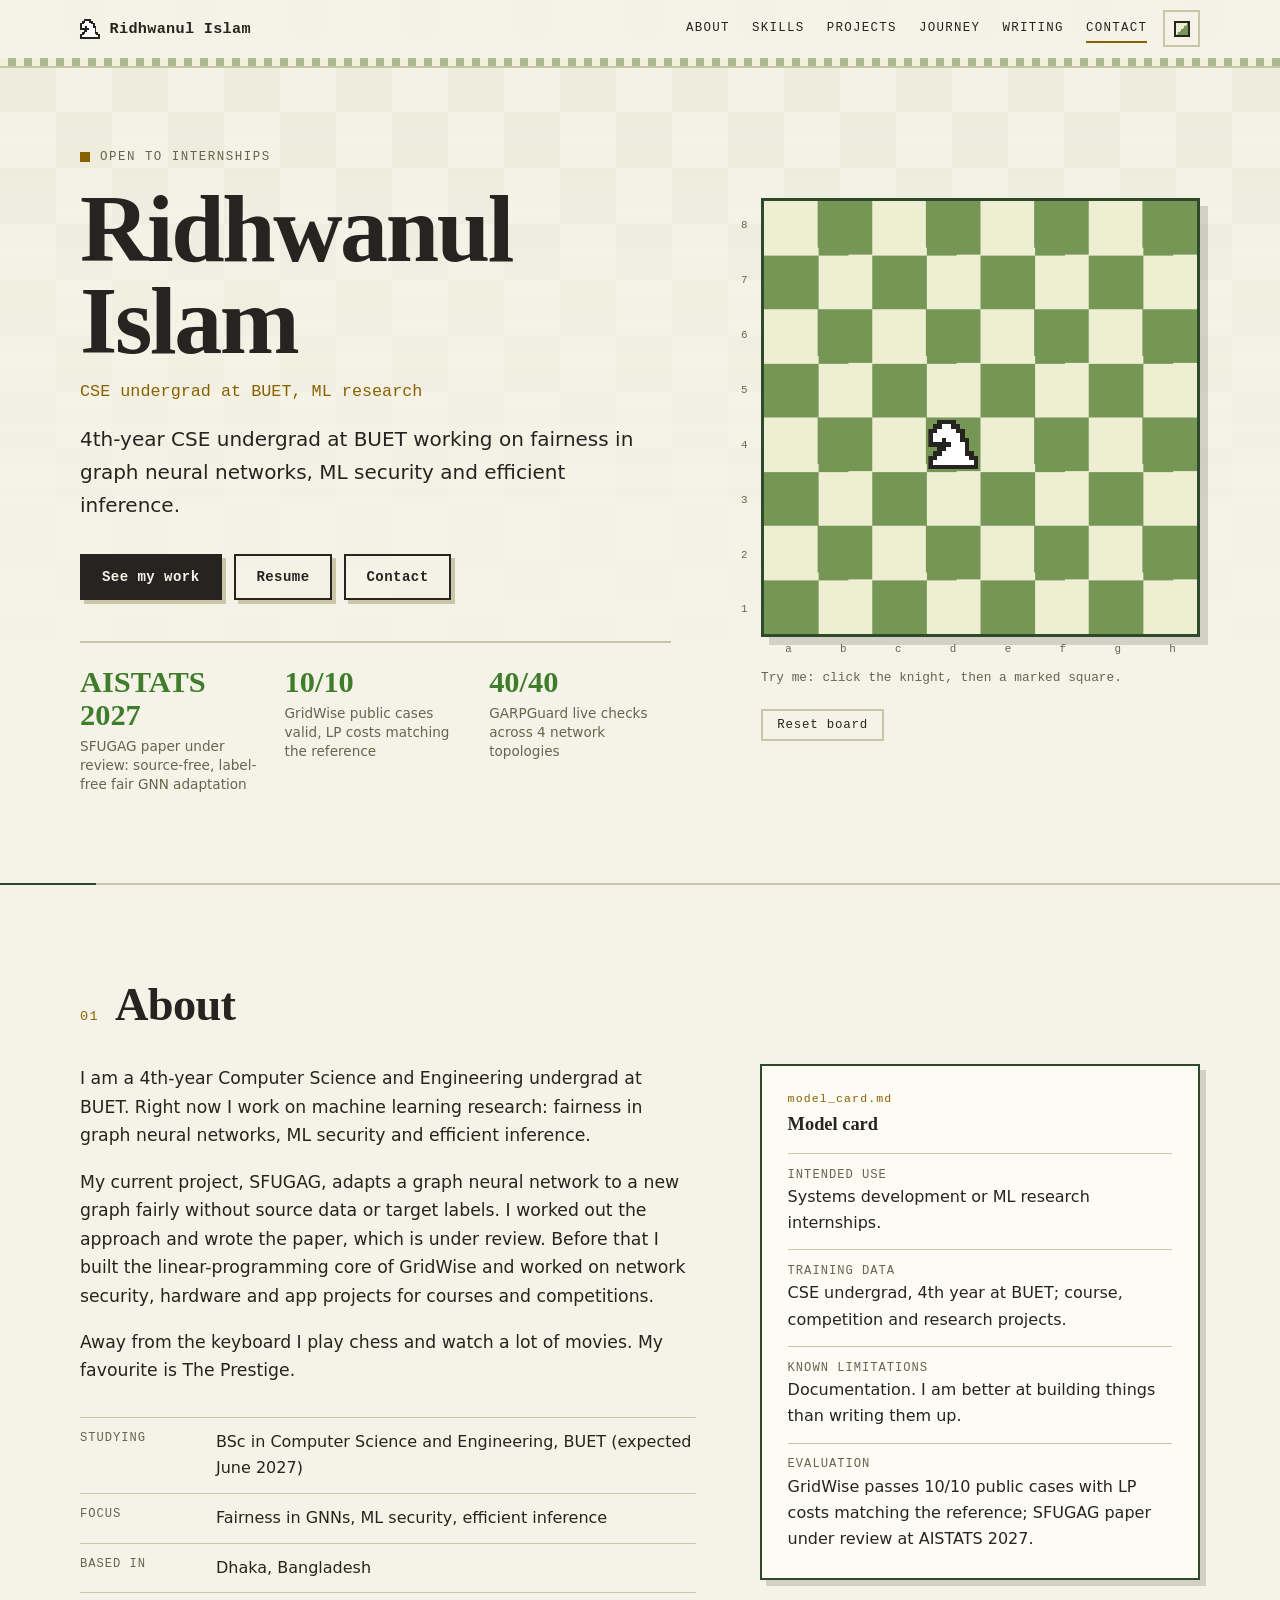
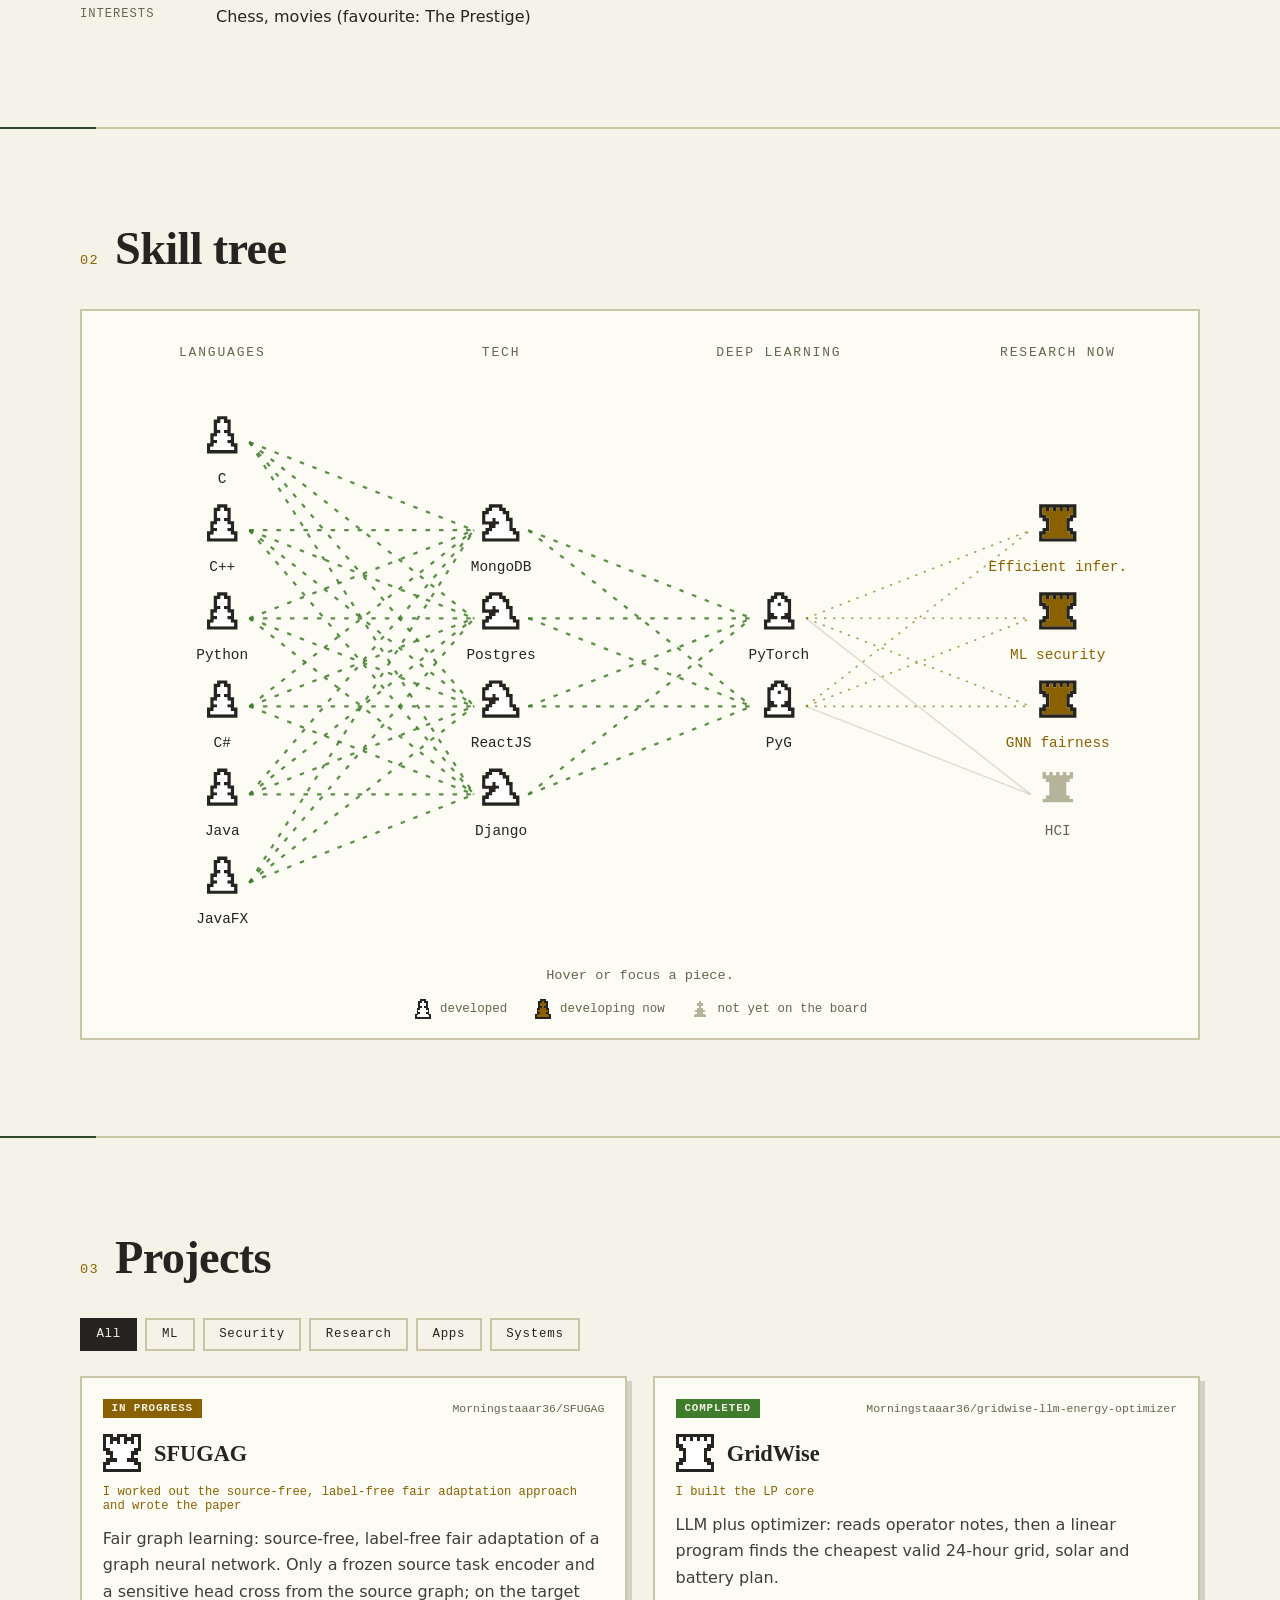
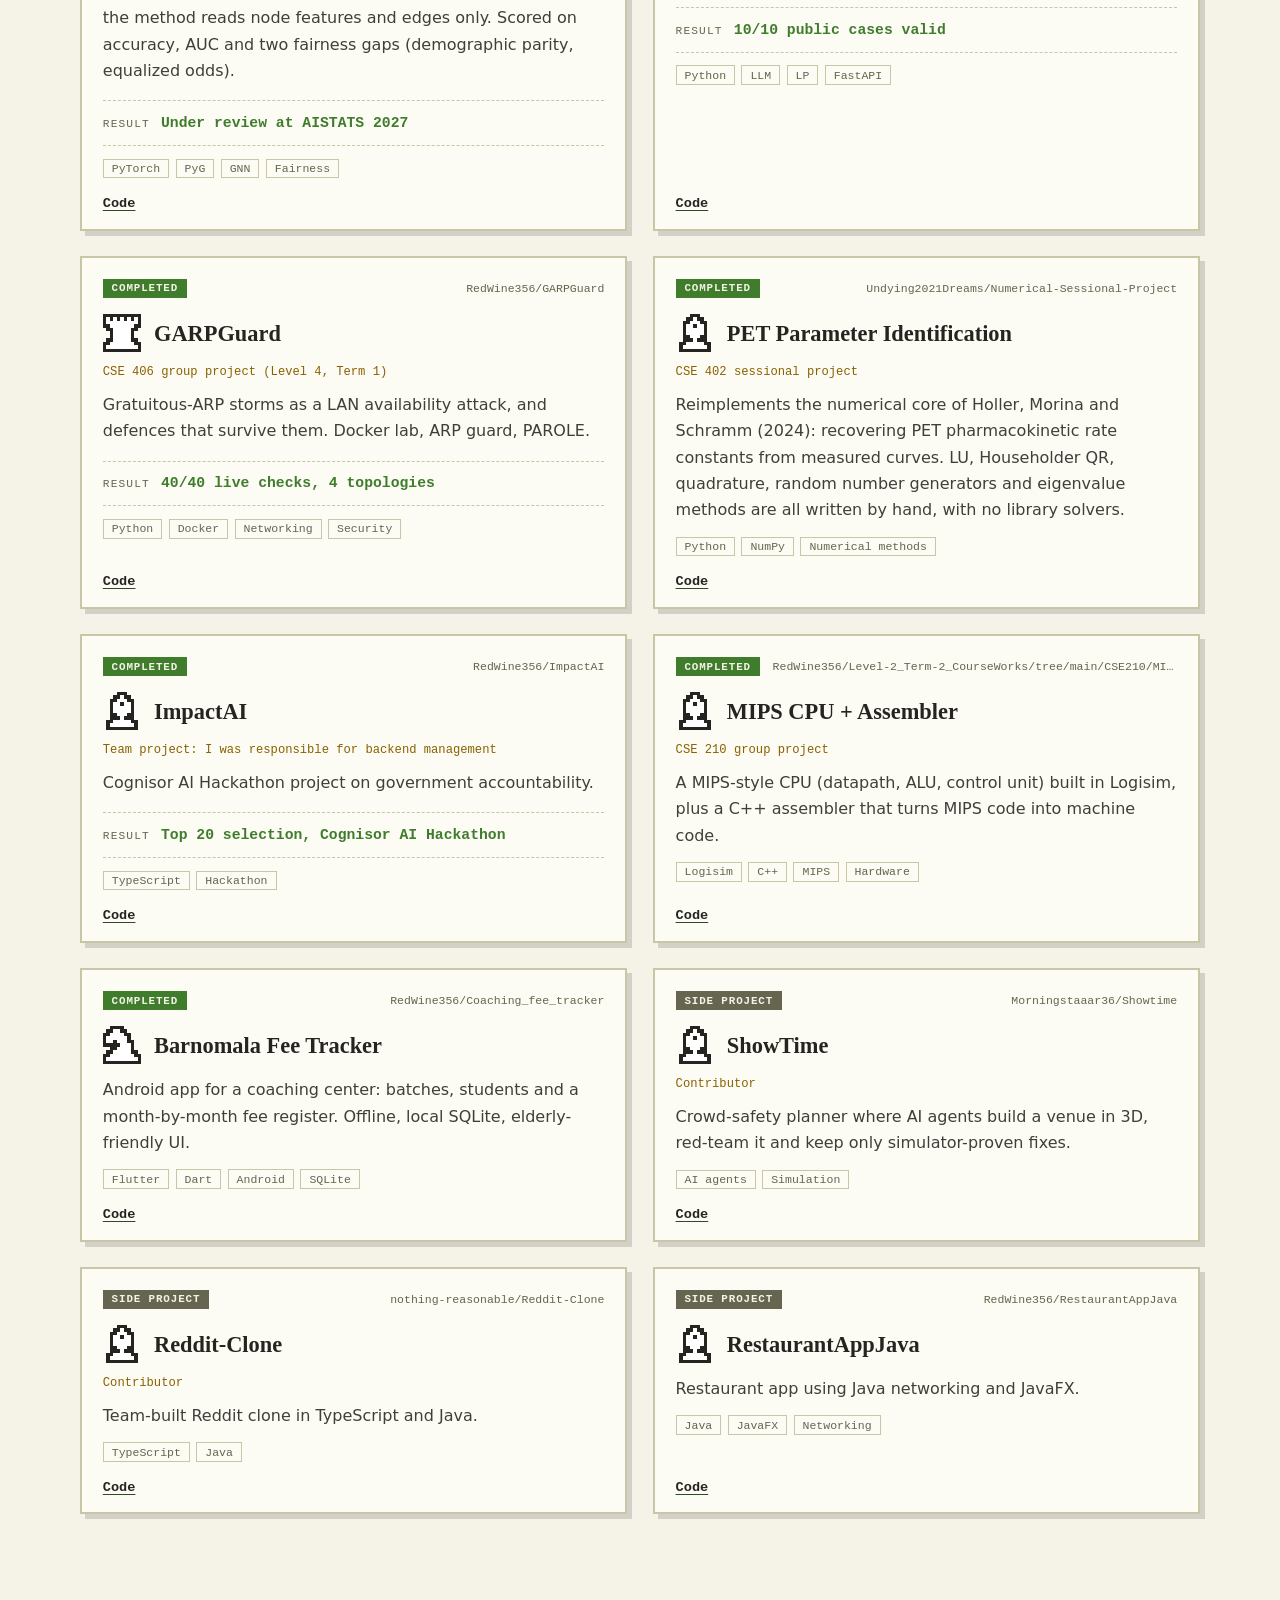
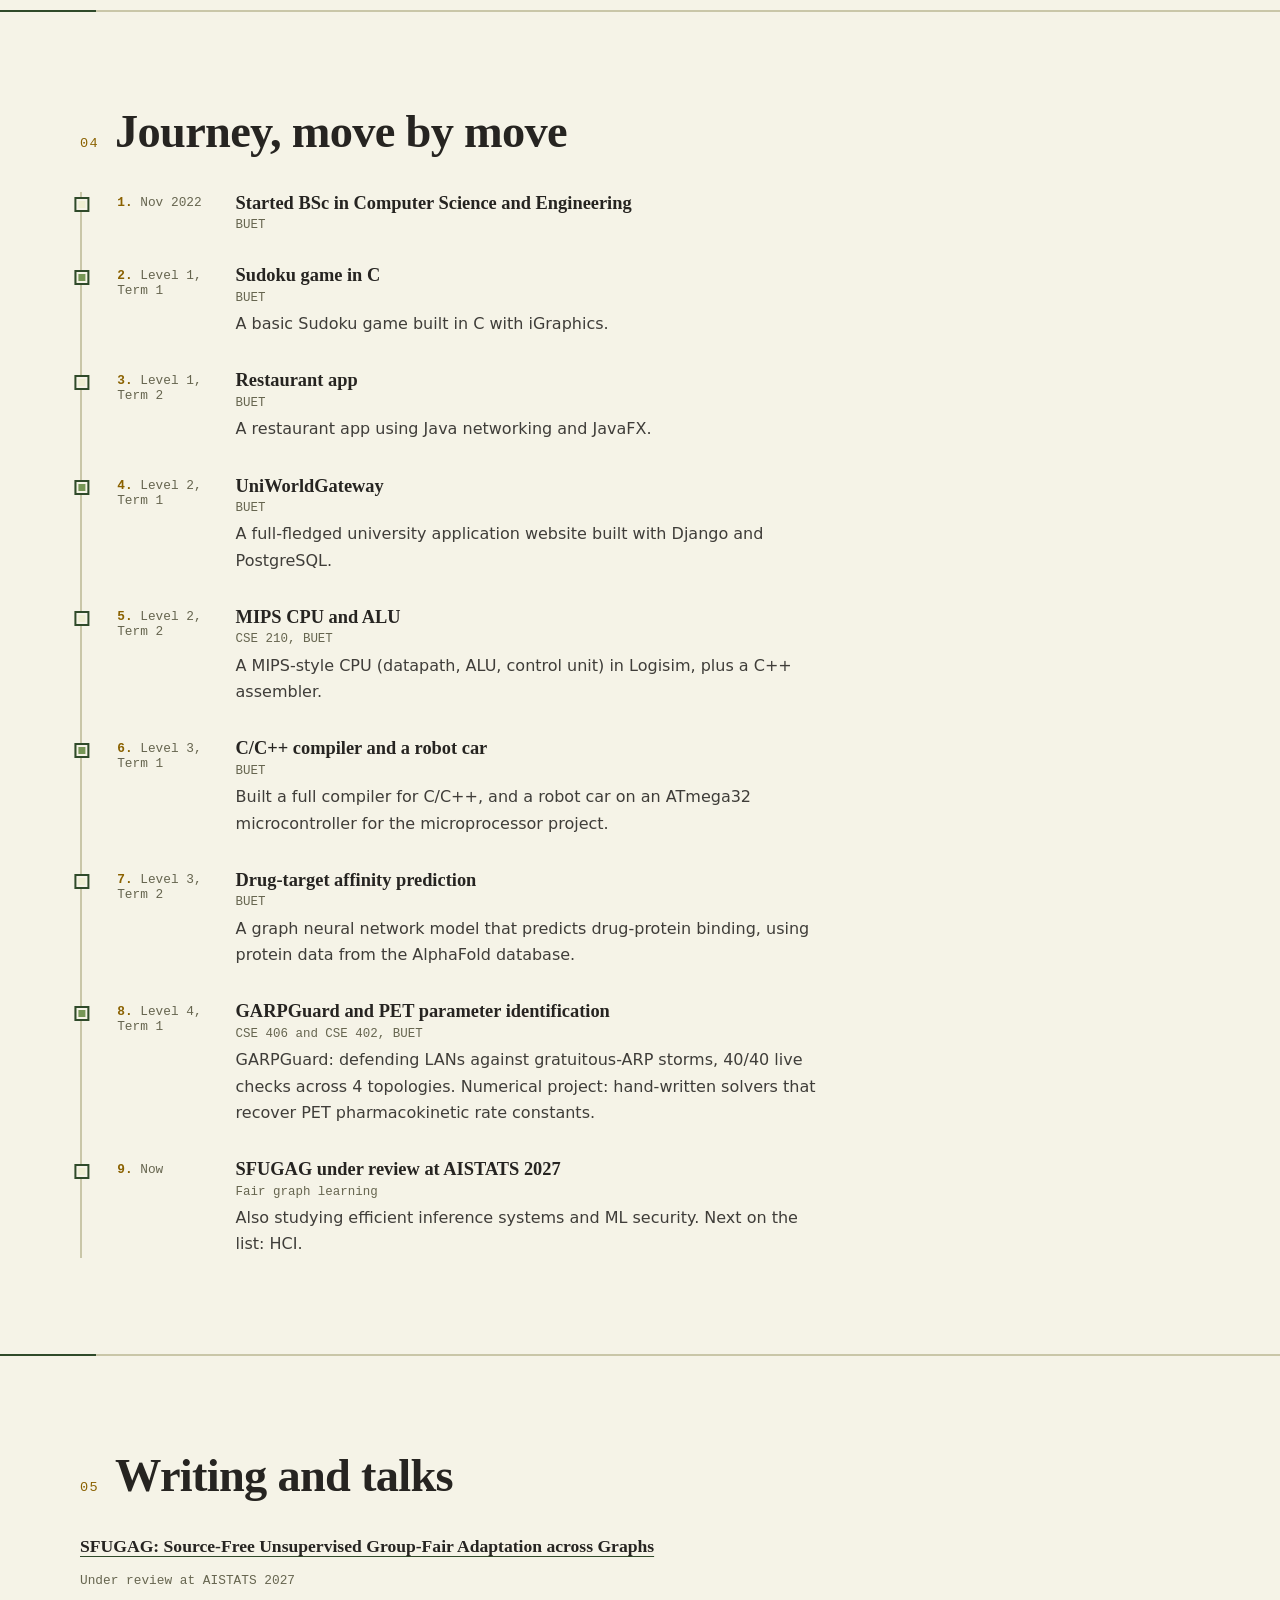
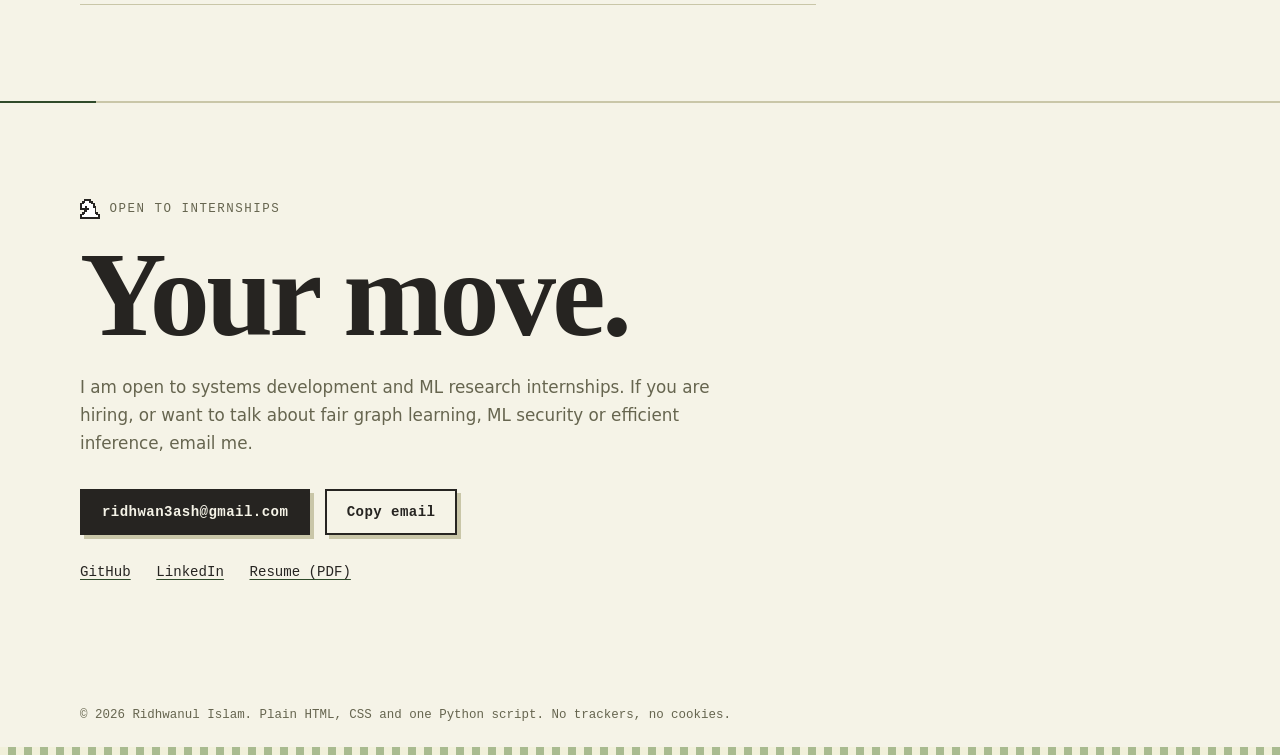
<file: index.html>
<!doctype html>
<html lang="en">
<head>
<meta charset="utf-8">
<meta name="viewport" content="width=device-width, initial-scale=1">
<title>Ridhwanul Islam | ML Research and Systems</title>
<meta name="description" content="4th-year CSE undergrad at BUET working on fairness in graph neural networks, ML security and efficient inference.">
<meta property="og:type" content="website">
<meta property="og:title" content="Ridhwanul Islam | ML Research and Systems">
<meta property="og:description" content="4th-year CSE undergrad at BUET working on fairness in graph neural networks, ML security and efficient inference.">
<link rel="canonical" href="https://redwine356.github.io/"><meta property="og:url" content="https://redwine356.github.io/"><meta name="twitter:card" content="summary">
<link rel="icon" href="assets/favicon.svg" type="image/svg+xml">
<meta name="color-scheme" content="dark light">
<script>try{var t=localStorage.getItem('theme');if(t)document.documentElement.dataset.theme=t}catch(e){}document.documentElement.classList.add('js')</script>
<link rel="stylesheet" href="assets/style.css">
<script type="application/ld+json">{"@context": "https://schema.org", "@type": "Person", "name": "Ridhwanul Islam", "jobTitle": "CSE undergrad at BUET, ML research", "description": "4th-year CSE undergrad at BUET working on fairness in graph neural networks, ML security and efficient inference.", "sameAs": ["https://github.com/RedWine356", "https://www.linkedin.com/in/ridwan-asif-082b47264/"], "url": "https://redwine356.github.io"}</script>
</head>
<body>
<a class="skip" href="#main">Skip to content</a>
<header class="site-header">
<div class="wrap header-in">
<a class="brand" href="#top" aria-label="Ridhwanul Islam, home"><svg class="pc sm" viewBox="-1 -1 11 11" aria-hidden="true" focusable="false" shape-rendering="crispEdges"><path class="po" d="M1 -1h4v1h-4zM0 0h2v1h-2zM4 0h2v1h-2zM-1 1h2v1h-2zM5 1h2v1h-2zM-1 2h1v1h-1zM6 2h1v1h-1zM-1 3h1v1h-1zM2 3h1v1h-1zM6 3h2v1h-2zM-1 4h5v1h-5zM7 4h1v1h-1zM1 5h2v1h-2zM7 5h1v1h-1zM0 6h2v1h-2zM7 6h2v1h-2zM-1 7h2v1h-2zM8 7h2v1h-2zM-1 8h1v1h-1zM9 8h1v1h-1zM-1 9h11v1h-11z"/><path class="pf" d="M2 0h2v1h-2zM1 1h4v1h-4zM0 2h6v1h-6zM0 3h2v1h-2zM3 3h3v1h-3zM4 4h3v1h-3zM3 5h4v1h-4zM2 6h5v1h-5zM1 7h7v1h-7zM0 8h9v1h-9z"/></svg><span>Ridhwanul Islam</span></a>
<button class="nav-toggle" type="button" aria-expanded="false" aria-controls="nav">Menu</button>
<nav id="nav" class="nav" aria-label="Primary"><a href="#about">About</a><a href="#skills">Skills</a><a href="#projects">Projects</a><a href="#journey">Journey</a><a href="#writing">Writing</a><a href="#contact">Contact</a></nav>
<button class="theme" type="button" data-theme-toggle aria-label="Switch light or dark theme"><span aria-hidden="true"></span></button>
</div>
<div class="checker" aria-hidden="true"></div>
</header>
<main id="main">
<span id="top"></span>
<section class="hero"><div class="wrap hero-grid"><div class="hero-copy"><p class="eyebrow rise" style="--d:.05s"><span class="dot" aria-hidden="true"></span>Open to internships</p><h1 class="rise" style="--d:.15s">Ridhwanul Islam</h1><p class="role-line rise" style="--d:.25s">CSE undergrad at BUET, ML research</p><p class="lead rise" style="--d:.35s">4th-year CSE undergrad at BUET working on fairness in graph neural networks, ML security and efficient inference.</p><div class="cta rise" style="--d:.45s"><a class="btn primary" href="#projects">See my work</a><a class="btn ghost" href="assets/resume.pdf">Resume</a><a class="btn ghost" href="#contact">Contact</a></div><ul class="stats rise" style="--d:.55s"><li><strong>AISTATS 2027</strong><span>SFUGAG paper under review: source-free, label-free fair GNN adaptation</span></li><li><strong>10/10</strong><span>GridWise public cases valid, LP costs matching the reference</span></li><li><strong>40/40</strong><span>GARPGuard live checks across 4 network topologies</span></li></ul></div><div class="board-wrap rise" style="--d:.3s" data-board data-piece="knight"><div class="ranks" aria-hidden="true"><span>8</span><span>7</span><span>6</span><span>5</span><span>4</span><span>3</span><span>2</span><span>1</span></div><div class="board" role="group" aria-label="Interactive chessboard with a knight"><span class="piece static" style="--c:3;--r:4"><svg class="pc " viewBox="-1 -1 11 11" aria-hidden="true" focusable="false" shape-rendering="crispEdges"><path class="po" d="M1 -1h4v1h-4zM0 0h2v1h-2zM4 0h2v1h-2zM-1 1h2v1h-2zM5 1h2v1h-2zM-1 2h1v1h-1zM6 2h1v1h-1zM-1 3h1v1h-1zM2 3h1v1h-1zM6 3h2v1h-2zM-1 4h5v1h-5zM7 4h1v1h-1zM1 5h2v1h-2zM7 5h1v1h-1zM0 6h2v1h-2zM7 6h2v1h-2zM-1 7h2v1h-2zM8 7h2v1h-2zM-1 8h1v1h-1zM9 8h1v1h-1zM-1 9h11v1h-11z"/><path class="pf" d="M2 0h2v1h-2zM1 1h4v1h-4zM0 2h6v1h-6zM0 3h2v1h-2zM3 3h3v1h-3zM4 4h3v1h-3zM3 5h4v1h-4zM2 6h5v1h-5zM1 7h7v1h-7zM0 8h9v1h-9z"/></svg></span></div><div class="files" aria-hidden="true"><span>a</span><span>b</span><span>c</span><span>d</span><span>e</span><span>f</span><span>g</span><span>h</span></div><p class="board-status" data-status aria-live="polite">Try me: click the knight, then a marked square.</p></div></div></section>
<section id="about" class="section "><div class="wrap"><header class="sec-head reveal"><span class="sec-num">01</span><h2>About</h2></header><div class="about-grid"><div class="prose reveal"><p>I am a 4th-year Computer Science and Engineering undergrad at BUET. Right now I work on machine learning research: fairness in graph neural networks, ML security and efficient inference.</p><p>My current project, SFUGAG, adapts a graph neural network to a new graph fairly without source data or target labels. I worked out the approach and wrote the paper, which is under review. Before that I built the linear-programming core of GridWise and worked on network security, hardware and app projects for courses and competitions.</p><p>Away from the keyboard I play chess and watch a lot of movies. My favourite is The Prestige.</p><dl class="facts"><div><dt>Studying</dt><dd>BSc in Computer Science and Engineering, BUET (expected June 2027)</dd></div><div><dt>Focus</dt><dd>Fairness in GNNs, ML security, efficient inference</dd></div><div><dt>Based in</dt><dd>Dhaka, Bangladesh</dd></div><div><dt>Interests</dt><dd>Chess, movies (favourite: The Prestige)</dd></div></dl></div><aside class="model-card reveal" aria-label="Model card"><h3>Model card</h3><dl><div><dt>Intended use</dt><dd>Systems development or ML research internships.</dd></div><div><dt>Training data</dt><dd>CSE undergrad, 4th year at BUET; course, competition and research projects.</dd></div><div><dt>Known limitations</dt><dd>Documentation. I am better at building things than writing them up.</dd></div><div><dt>Evaluation</dt><dd>GridWise passes 10/10 public cases with LP costs matching the reference; SFUGAG paper under review at AISTATS 2027.</dd></div></dl></aside></div></div></section><section id="skills" class="section "><div class="wrap"><header class="sec-head reveal"><span class="sec-num">02</span><h2>Skill tree</h2></header><div class="graph-wrap reveal"><svg class="graph" viewBox="0 0 960 562" role="group" aria-label="Skill tree drawn as a neural network of chess pieces"><text class="layer-title" x="110" y="26" text-anchor="middle">languages</text><text class="layer-title" x="357" y="26" text-anchor="middle">tech</text><text class="layer-title" x="603" y="26" text-anchor="middle">deep learning</text><text class="layer-title" x="850" y="26" text-anchor="middle">research now</text><line class="edge lit" data-a="0-0" data-b="1-0" x1="134" y1="102" x2="333" y2="180"/><line class="edge lit" data-a="0-0" data-b="1-1" x1="134" y1="102" x2="333" y2="258"/><line class="edge lit" data-a="0-0" data-b="1-2" x1="134" y1="102" x2="333" y2="336"/><line class="edge lit" data-a="0-0" data-b="1-3" x1="134" y1="102" x2="333" y2="414"/><line class="edge lit" data-a="0-1" data-b="1-0" x1="134" y1="180" x2="333" y2="180"/><line class="edge lit" data-a="0-1" data-b="1-1" x1="134" y1="180" x2="333" y2="258"/><line class="edge lit" data-a="0-1" data-b="1-2" x1="134" y1="180" x2="333" y2="336"/><line class="edge lit" data-a="0-1" data-b="1-3" x1="134" y1="180" x2="333" y2="414"/><line class="edge lit" data-a="0-2" data-b="1-0" x1="134" y1="258" x2="333" y2="180"/><line class="edge lit" data-a="0-2" data-b="1-1" x1="134" y1="258" x2="333" y2="258"/><line class="edge lit" data-a="0-2" data-b="1-2" x1="134" y1="258" x2="333" y2="336"/><line class="edge lit" data-a="0-2" data-b="1-3" x1="134" y1="258" x2="333" y2="414"/><line class="edge lit" data-a="0-3" data-b="1-0" x1="134" y1="336" x2="333" y2="180"/><line class="edge lit" data-a="0-3" data-b="1-1" x1="134" y1="336" x2="333" y2="258"/><line class="edge lit" data-a="0-3" data-b="1-2" x1="134" y1="336" x2="333" y2="336"/><line class="edge lit" data-a="0-3" data-b="1-3" x1="134" y1="336" x2="333" y2="414"/><line class="edge lit" data-a="0-4" data-b="1-0" x1="134" y1="414" x2="333" y2="180"/><line class="edge lit" data-a="0-4" data-b="1-1" x1="134" y1="414" x2="333" y2="258"/><line class="edge lit" data-a="0-4" data-b="1-2" x1="134" y1="414" x2="333" y2="336"/><line class="edge lit" data-a="0-4" data-b="1-3" x1="134" y1="414" x2="333" y2="414"/><line class="edge lit" data-a="0-5" data-b="1-0" x1="134" y1="492" x2="333" y2="180"/><line class="edge lit" data-a="0-5" data-b="1-1" x1="134" y1="492" x2="333" y2="258"/><line class="edge lit" data-a="0-5" data-b="1-2" x1="134" y1="492" x2="333" y2="336"/><line class="edge lit" data-a="0-5" data-b="1-3" x1="134" y1="492" x2="333" y2="414"/><line class="edge lit" data-a="1-0" data-b="2-0" x1="381" y1="180" x2="579" y2="258"/><line class="edge lit" data-a="1-0" data-b="2-1" x1="381" y1="180" x2="579" y2="336"/><line class="edge lit" data-a="1-1" data-b="2-0" x1="381" y1="258" x2="579" y2="258"/><line class="edge lit" data-a="1-1" data-b="2-1" x1="381" y1="258" x2="579" y2="336"/><line class="edge lit" data-a="1-2" data-b="2-0" x1="381" y1="336" x2="579" y2="258"/><line class="edge lit" data-a="1-2" data-b="2-1" x1="381" y1="336" x2="579" y2="336"/><line class="edge lit" data-a="1-3" data-b="2-0" x1="381" y1="414" x2="579" y2="258"/><line class="edge lit" data-a="1-3" data-b="2-1" x1="381" y1="414" x2="579" y2="336"/><line class="edge warn" data-a="2-0" data-b="3-0" x1="627" y1="258" x2="826" y2="180"/><line class="edge warn" data-a="2-0" data-b="3-1" x1="627" y1="258" x2="826" y2="258"/><line class="edge warn" data-a="2-0" data-b="3-2" x1="627" y1="258" x2="826" y2="336"/><line class="edge dim" data-a="2-0" data-b="3-3" x1="627" y1="258" x2="826" y2="414"/><line class="edge warn" data-a="2-1" data-b="3-0" x1="627" y1="336" x2="826" y2="180"/><line class="edge warn" data-a="2-1" data-b="3-1" x1="627" y1="336" x2="826" y2="258"/><line class="edge warn" data-a="2-1" data-b="3-2" x1="627" y1="336" x2="826" y2="336"/><line class="edge dim" data-a="2-1" data-b="3-3" x1="627" y1="336" x2="826" y2="414"/><g class="node st-done" data-id="0-0" data-name="C" data-state="developed" tabindex="0" role="img" aria-label="C: developed"><circle class="hit" cx="110" cy="102" r="34"/><g transform="translate(96.5 82.0) scale(3)"><path class="po" d="M3 -1h3v1h-3zM2 0h2v1h-2zM5 0h2v1h-2zM2 1h1v1h-1zM6 1h1v1h-1zM2 2h1v1h-1zM6 2h1v1h-1zM2 3h2v1h-2zM5 3h2v1h-2zM1 4h2v1h-2zM6 4h2v1h-2zM1 5h1v1h-1zM7 5h1v1h-1zM1 6h2v1h-2zM6 6h2v1h-2zM0 7h2v1h-2zM7 7h2v1h-2zM0 8h1v1h-1zM8 8h1v1h-1zM0 9h9v1h-9z"/><path class="pf" d="M4 0h1v1h-1zM3 1h3v1h-3zM3 2h3v1h-3zM4 3h1v1h-1zM3 4h3v1h-3zM2 5h5v1h-5zM3 6h3v1h-3zM2 7h5v1h-5zM1 8h7v1h-7z"/></g><text class="nl" x="110" y="138" text-anchor="middle">C</text></g><g class="node st-done" data-id="0-1" data-name="C++" data-state="developed" tabindex="0" role="img" aria-label="C++: developed"><circle class="hit" cx="110" cy="180" r="34"/><g transform="translate(96.5 160.0) scale(3)"><path class="po" d="M3 -1h3v1h-3zM2 0h2v1h-2zM5 0h2v1h-2zM2 1h1v1h-1zM6 1h1v1h-1zM2 2h1v1h-1zM6 2h1v1h-1zM2 3h2v1h-2zM5 3h2v1h-2zM1 4h2v1h-2zM6 4h2v1h-2zM1 5h1v1h-1zM7 5h1v1h-1zM1 6h2v1h-2zM6 6h2v1h-2zM0 7h2v1h-2zM7 7h2v1h-2zM0 8h1v1h-1zM8 8h1v1h-1zM0 9h9v1h-9z"/><path class="pf" d="M4 0h1v1h-1zM3 1h3v1h-3zM3 2h3v1h-3zM4 3h1v1h-1zM3 4h3v1h-3zM2 5h5v1h-5zM3 6h3v1h-3zM2 7h5v1h-5zM1 8h7v1h-7z"/></g><text class="nl" x="110" y="216" text-anchor="middle">C++</text></g><g class="node st-done" data-id="0-2" data-name="Python" data-state="developed" tabindex="0" role="img" aria-label="Python: developed"><circle class="hit" cx="110" cy="258" r="34"/><g transform="translate(96.5 238.0) scale(3)"><path class="po" d="M3 -1h3v1h-3zM2 0h2v1h-2zM5 0h2v1h-2zM2 1h1v1h-1zM6 1h1v1h-1zM2 2h1v1h-1zM6 2h1v1h-1zM2 3h2v1h-2zM5 3h2v1h-2zM1 4h2v1h-2zM6 4h2v1h-2zM1 5h1v1h-1zM7 5h1v1h-1zM1 6h2v1h-2zM6 6h2v1h-2zM0 7h2v1h-2zM7 7h2v1h-2zM0 8h1v1h-1zM8 8h1v1h-1zM0 9h9v1h-9z"/><path class="pf" d="M4 0h1v1h-1zM3 1h3v1h-3zM3 2h3v1h-3zM4 3h1v1h-1zM3 4h3v1h-3zM2 5h5v1h-5zM3 6h3v1h-3zM2 7h5v1h-5zM1 8h7v1h-7z"/></g><text class="nl" x="110" y="294" text-anchor="middle">Python</text></g><g class="node st-done" data-id="0-3" data-name="C#" data-state="developed" tabindex="0" role="img" aria-label="C#: developed"><circle class="hit" cx="110" cy="336" r="34"/><g transform="translate(96.5 316.0) scale(3)"><path class="po" d="M3 -1h3v1h-3zM2 0h2v1h-2zM5 0h2v1h-2zM2 1h1v1h-1zM6 1h1v1h-1zM2 2h1v1h-1zM6 2h1v1h-1zM2 3h2v1h-2zM5 3h2v1h-2zM1 4h2v1h-2zM6 4h2v1h-2zM1 5h1v1h-1zM7 5h1v1h-1zM1 6h2v1h-2zM6 6h2v1h-2zM0 7h2v1h-2zM7 7h2v1h-2zM0 8h1v1h-1zM8 8h1v1h-1zM0 9h9v1h-9z"/><path class="pf" d="M4 0h1v1h-1zM3 1h3v1h-3zM3 2h3v1h-3zM4 3h1v1h-1zM3 4h3v1h-3zM2 5h5v1h-5zM3 6h3v1h-3zM2 7h5v1h-5zM1 8h7v1h-7z"/></g><text class="nl" x="110" y="372" text-anchor="middle">C#</text></g><g class="node st-done" data-id="0-4" data-name="Java" data-state="developed" tabindex="0" role="img" aria-label="Java: developed"><circle class="hit" cx="110" cy="414" r="34"/><g transform="translate(96.5 394.0) scale(3)"><path class="po" d="M3 -1h3v1h-3zM2 0h2v1h-2zM5 0h2v1h-2zM2 1h1v1h-1zM6 1h1v1h-1zM2 2h1v1h-1zM6 2h1v1h-1zM2 3h2v1h-2zM5 3h2v1h-2zM1 4h2v1h-2zM6 4h2v1h-2zM1 5h1v1h-1zM7 5h1v1h-1zM1 6h2v1h-2zM6 6h2v1h-2zM0 7h2v1h-2zM7 7h2v1h-2zM0 8h1v1h-1zM8 8h1v1h-1zM0 9h9v1h-9z"/><path class="pf" d="M4 0h1v1h-1zM3 1h3v1h-3zM3 2h3v1h-3zM4 3h1v1h-1zM3 4h3v1h-3zM2 5h5v1h-5zM3 6h3v1h-3zM2 7h5v1h-5zM1 8h7v1h-7z"/></g><text class="nl" x="110" y="450" text-anchor="middle">Java</text></g><g class="node st-done" data-id="0-5" data-name="JavaFX" data-state="developed" tabindex="0" role="img" aria-label="JavaFX: developed"><circle class="hit" cx="110" cy="492" r="34"/><g transform="translate(96.5 472.0) scale(3)"><path class="po" d="M3 -1h3v1h-3zM2 0h2v1h-2zM5 0h2v1h-2zM2 1h1v1h-1zM6 1h1v1h-1zM2 2h1v1h-1zM6 2h1v1h-1zM2 3h2v1h-2zM5 3h2v1h-2zM1 4h2v1h-2zM6 4h2v1h-2zM1 5h1v1h-1zM7 5h1v1h-1zM1 6h2v1h-2zM6 6h2v1h-2zM0 7h2v1h-2zM7 7h2v1h-2zM0 8h1v1h-1zM8 8h1v1h-1zM0 9h9v1h-9z"/><path class="pf" d="M4 0h1v1h-1zM3 1h3v1h-3zM3 2h3v1h-3zM4 3h1v1h-1zM3 4h3v1h-3zM2 5h5v1h-5zM3 6h3v1h-3zM2 7h5v1h-5zM1 8h7v1h-7z"/></g><text class="nl" x="110" y="528" text-anchor="middle">JavaFX</text></g><g class="node st-done" data-id="1-0" data-name="MongoDB" data-state="developed" tabindex="0" role="img" aria-label="MongoDB: developed"><circle class="hit" cx="357" cy="180" r="34"/><g transform="translate(343.2 160.0) scale(3)"><path class="po" d="M1 -1h4v1h-4zM0 0h2v1h-2zM4 0h2v1h-2zM-1 1h2v1h-2zM5 1h2v1h-2zM-1 2h1v1h-1zM6 2h1v1h-1zM-1 3h1v1h-1zM2 3h1v1h-1zM6 3h2v1h-2zM-1 4h5v1h-5zM7 4h1v1h-1zM1 5h2v1h-2zM7 5h1v1h-1zM0 6h2v1h-2zM7 6h2v1h-2zM-1 7h2v1h-2zM8 7h2v1h-2zM-1 8h1v1h-1zM9 8h1v1h-1zM-1 9h11v1h-11z"/><path class="pf" d="M2 0h2v1h-2zM1 1h4v1h-4zM0 2h6v1h-6zM0 3h2v1h-2zM3 3h3v1h-3zM4 4h3v1h-3zM3 5h4v1h-4zM2 6h5v1h-5zM1 7h7v1h-7zM0 8h9v1h-9z"/></g><text class="nl" x="357" y="216" text-anchor="middle">MongoDB</text></g><g class="node st-done" data-id="1-1" data-name="Postgres" data-state="developed" tabindex="0" role="img" aria-label="Postgres: developed"><circle class="hit" cx="357" cy="258" r="34"/><g transform="translate(343.2 238.0) scale(3)"><path class="po" d="M1 -1h4v1h-4zM0 0h2v1h-2zM4 0h2v1h-2zM-1 1h2v1h-2zM5 1h2v1h-2zM-1 2h1v1h-1zM6 2h1v1h-1zM-1 3h1v1h-1zM2 3h1v1h-1zM6 3h2v1h-2zM-1 4h5v1h-5zM7 4h1v1h-1zM1 5h2v1h-2zM7 5h1v1h-1zM0 6h2v1h-2zM7 6h2v1h-2zM-1 7h2v1h-2zM8 7h2v1h-2zM-1 8h1v1h-1zM9 8h1v1h-1zM-1 9h11v1h-11z"/><path class="pf" d="M2 0h2v1h-2zM1 1h4v1h-4zM0 2h6v1h-6zM0 3h2v1h-2zM3 3h3v1h-3zM4 4h3v1h-3zM3 5h4v1h-4zM2 6h5v1h-5zM1 7h7v1h-7zM0 8h9v1h-9z"/></g><text class="nl" x="357" y="294" text-anchor="middle">Postgres</text></g><g class="node st-done" data-id="1-2" data-name="ReactJS" data-state="developed" tabindex="0" role="img" aria-label="ReactJS: developed"><circle class="hit" cx="357" cy="336" r="34"/><g transform="translate(343.2 316.0) scale(3)"><path class="po" d="M1 -1h4v1h-4zM0 0h2v1h-2zM4 0h2v1h-2zM-1 1h2v1h-2zM5 1h2v1h-2zM-1 2h1v1h-1zM6 2h1v1h-1zM-1 3h1v1h-1zM2 3h1v1h-1zM6 3h2v1h-2zM-1 4h5v1h-5zM7 4h1v1h-1zM1 5h2v1h-2zM7 5h1v1h-1zM0 6h2v1h-2zM7 6h2v1h-2zM-1 7h2v1h-2zM8 7h2v1h-2zM-1 8h1v1h-1zM9 8h1v1h-1zM-1 9h11v1h-11z"/><path class="pf" d="M2 0h2v1h-2zM1 1h4v1h-4zM0 2h6v1h-6zM0 3h2v1h-2zM3 3h3v1h-3zM4 4h3v1h-3zM3 5h4v1h-4zM2 6h5v1h-5zM1 7h7v1h-7zM0 8h9v1h-9z"/></g><text class="nl" x="357" y="372" text-anchor="middle">ReactJS</text></g><g class="node st-done" data-id="1-3" data-name="Django" data-state="developed" tabindex="0" role="img" aria-label="Django: developed"><circle class="hit" cx="357" cy="414" r="34"/><g transform="translate(343.2 394.0) scale(3)"><path class="po" d="M1 -1h4v1h-4zM0 0h2v1h-2zM4 0h2v1h-2zM-1 1h2v1h-2zM5 1h2v1h-2zM-1 2h1v1h-1zM6 2h1v1h-1zM-1 3h1v1h-1zM2 3h1v1h-1zM6 3h2v1h-2zM-1 4h5v1h-5zM7 4h1v1h-1zM1 5h2v1h-2zM7 5h1v1h-1zM0 6h2v1h-2zM7 6h2v1h-2zM-1 7h2v1h-2zM8 7h2v1h-2zM-1 8h1v1h-1zM9 8h1v1h-1zM-1 9h11v1h-11z"/><path class="pf" d="M2 0h2v1h-2zM1 1h4v1h-4zM0 2h6v1h-6zM0 3h2v1h-2zM3 3h3v1h-3zM4 4h3v1h-3zM3 5h4v1h-4zM2 6h5v1h-5zM1 7h7v1h-7zM0 8h9v1h-9z"/></g><text class="nl" x="357" y="450" text-anchor="middle">Django</text></g><g class="node st-done" data-id="2-0" data-name="PyTorch" data-state="developed" tabindex="0" role="img" aria-label="PyTorch: developed"><circle class="hit" cx="603" cy="258" r="34"/><g transform="translate(589.8 238.0) scale(3)"><path class="po" d="M3 -1h3v1h-3zM2 0h2v1h-2zM5 0h2v1h-2zM1 1h2v1h-2zM6 1h2v1h-2zM1 2h1v1h-1zM4 2h1v1h-1zM7 2h1v1h-1zM1 3h1v1h-1zM7 3h1v1h-1zM1 4h1v1h-1zM7 4h1v1h-1zM1 5h2v1h-2zM6 5h2v1h-2zM1 6h3v1h-3zM5 6h3v1h-3zM0 7h2v1h-2zM7 7h2v1h-2zM0 8h1v1h-1zM8 8h1v1h-1zM0 9h9v1h-9z"/><path class="pf" d="M4 0h1v1h-1zM3 1h3v1h-3zM2 2h2v1h-2zM5 2h2v1h-2zM2 3h5v1h-5zM2 4h5v1h-5zM3 5h3v1h-3zM4 6h1v1h-1zM2 7h5v1h-5zM1 8h7v1h-7z"/></g><text class="nl" x="603" y="294" text-anchor="middle">PyTorch</text></g><g class="node st-done" data-id="2-1" data-name="PyG" data-state="developed" tabindex="0" role="img" aria-label="PyG: developed"><circle class="hit" cx="603" cy="336" r="34"/><g transform="translate(589.8 316.0) scale(3)"><path class="po" d="M3 -1h3v1h-3zM2 0h2v1h-2zM5 0h2v1h-2zM1 1h2v1h-2zM6 1h2v1h-2zM1 2h1v1h-1zM4 2h1v1h-1zM7 2h1v1h-1zM1 3h1v1h-1zM7 3h1v1h-1zM1 4h1v1h-1zM7 4h1v1h-1zM1 5h2v1h-2zM6 5h2v1h-2zM1 6h3v1h-3zM5 6h3v1h-3zM0 7h2v1h-2zM7 7h2v1h-2zM0 8h1v1h-1zM8 8h1v1h-1zM0 9h9v1h-9z"/><path class="pf" d="M4 0h1v1h-1zM3 1h3v1h-3zM2 2h2v1h-2zM5 2h2v1h-2zM2 3h5v1h-5zM2 4h5v1h-5zM3 5h3v1h-3zM4 6h1v1h-1zM2 7h5v1h-5zM1 8h7v1h-7z"/></g><text class="nl" x="603" y="372" text-anchor="middle">PyG</text></g><g class="node st-training" data-id="3-0" data-name="Efficient infer." data-state="developing now" tabindex="0" role="img" aria-label="Efficient infer.: developing now"><circle class="hit" cx="850" cy="180" r="34"/><g transform="translate(836.5 160.0) scale(3)"><path class="po" d="M-1 -1h11v1h-11zM-1 0h1v1h-1zM1 0h1v1h-1zM3 0h1v1h-1zM5 0h1v1h-1zM7 0h1v1h-1zM9 0h1v1h-1zM-1 1h1v1h-1zM9 1h1v1h-1zM-1 2h2v1h-2zM8 2h2v1h-2zM0 3h2v1h-2zM7 3h2v1h-2zM1 4h1v1h-1zM7 4h1v1h-1zM1 5h1v1h-1zM7 5h1v1h-1zM0 6h2v1h-2zM7 6h2v1h-2zM-1 7h2v1h-2zM8 7h2v1h-2zM-1 8h1v1h-1zM9 8h1v1h-1zM-1 9h11v1h-11z"/><path class="pf" d="M0 0h1v1h-1zM2 0h1v1h-1zM4 0h1v1h-1zM6 0h1v1h-1zM8 0h1v1h-1zM0 1h9v1h-9zM1 2h7v1h-7zM2 3h5v1h-5zM2 4h5v1h-5zM2 5h5v1h-5zM2 6h5v1h-5zM1 7h7v1h-7zM0 8h9v1h-9z"/></g><text class="nl" x="850" y="216" text-anchor="middle">Efficient infer.</text></g><g class="node st-training" data-id="3-1" data-name="ML security" data-state="developing now" tabindex="0" role="img" aria-label="ML security: developing now"><circle class="hit" cx="850" cy="258" r="34"/><g transform="translate(836.5 238.0) scale(3)"><path class="po" d="M-1 -1h11v1h-11zM-1 0h1v1h-1zM1 0h1v1h-1zM3 0h1v1h-1zM5 0h1v1h-1zM7 0h1v1h-1zM9 0h1v1h-1zM-1 1h1v1h-1zM9 1h1v1h-1zM-1 2h2v1h-2zM8 2h2v1h-2zM0 3h2v1h-2zM7 3h2v1h-2zM1 4h1v1h-1zM7 4h1v1h-1zM1 5h1v1h-1zM7 5h1v1h-1zM0 6h2v1h-2zM7 6h2v1h-2zM-1 7h2v1h-2zM8 7h2v1h-2zM-1 8h1v1h-1zM9 8h1v1h-1zM-1 9h11v1h-11z"/><path class="pf" d="M0 0h1v1h-1zM2 0h1v1h-1zM4 0h1v1h-1zM6 0h1v1h-1zM8 0h1v1h-1zM0 1h9v1h-9zM1 2h7v1h-7zM2 3h5v1h-5zM2 4h5v1h-5zM2 5h5v1h-5zM2 6h5v1h-5zM1 7h7v1h-7zM0 8h9v1h-9z"/></g><text class="nl" x="850" y="294" text-anchor="middle">ML security</text></g><g class="node st-training" data-id="3-2" data-name="GNN fairness" data-state="developing now" tabindex="0" role="img" aria-label="GNN fairness: developing now"><circle class="hit" cx="850" cy="336" r="34"/><g transform="translate(836.5 316.0) scale(3)"><path class="po" d="M-1 -1h11v1h-11zM-1 0h1v1h-1zM1 0h1v1h-1zM3 0h1v1h-1zM5 0h1v1h-1zM7 0h1v1h-1zM9 0h1v1h-1zM-1 1h1v1h-1zM9 1h1v1h-1zM-1 2h2v1h-2zM8 2h2v1h-2zM0 3h2v1h-2zM7 3h2v1h-2zM1 4h1v1h-1zM7 4h1v1h-1zM1 5h1v1h-1zM7 5h1v1h-1zM0 6h2v1h-2zM7 6h2v1h-2zM-1 7h2v1h-2zM8 7h2v1h-2zM-1 8h1v1h-1zM9 8h1v1h-1zM-1 9h11v1h-11z"/><path class="pf" d="M0 0h1v1h-1zM2 0h1v1h-1zM4 0h1v1h-1zM6 0h1v1h-1zM8 0h1v1h-1zM0 1h9v1h-9zM1 2h7v1h-7zM2 3h5v1h-5zM2 4h5v1h-5zM2 5h5v1h-5zM2 6h5v1h-5zM1 7h7v1h-7zM0 8h9v1h-9z"/></g><text class="nl" x="850" y="372" text-anchor="middle">GNN fairness</text></g><g class="node st-locked" data-id="3-3" data-name="HCI" data-state="not yet on the board" tabindex="0" role="img" aria-label="HCI: not yet on the board"><circle class="hit" cx="850" cy="414" r="34"/><g transform="translate(836.5 394.0) scale(3)"><path class="po" d="M-1 -1h11v1h-11zM-1 0h1v1h-1zM1 0h1v1h-1zM3 0h1v1h-1zM5 0h1v1h-1zM7 0h1v1h-1zM9 0h1v1h-1zM-1 1h1v1h-1zM9 1h1v1h-1zM-1 2h2v1h-2zM8 2h2v1h-2zM0 3h2v1h-2zM7 3h2v1h-2zM1 4h1v1h-1zM7 4h1v1h-1zM1 5h1v1h-1zM7 5h1v1h-1zM0 6h2v1h-2zM7 6h2v1h-2zM-1 7h2v1h-2zM8 7h2v1h-2zM-1 8h1v1h-1zM9 8h1v1h-1zM-1 9h11v1h-11z"/><path class="pf" d="M0 0h1v1h-1zM2 0h1v1h-1zM4 0h1v1h-1zM6 0h1v1h-1zM8 0h1v1h-1zM0 1h9v1h-9zM1 2h7v1h-7zM2 3h5v1h-5zM2 4h5v1h-5zM2 5h5v1h-5zM2 6h5v1h-5zM1 7h7v1h-7zM0 8h9v1h-9z"/></g><text class="nl" x="850" y="450" text-anchor="middle">HCI</text></g></svg><p class="graph-caption" data-caption aria-live="polite">Hover or focus a piece.</p><ul class="legend" aria-hidden="true"><li class="st-done"><svg class="pc sm" viewBox="-1 -1 11 11" aria-hidden="true" focusable="false" shape-rendering="crispEdges"><path class="po" d="M3 -1h3v1h-3zM2 0h2v1h-2zM5 0h2v1h-2zM2 1h1v1h-1zM6 1h1v1h-1zM2 2h1v1h-1zM6 2h1v1h-1zM2 3h2v1h-2zM5 3h2v1h-2zM1 4h2v1h-2zM6 4h2v1h-2zM1 5h1v1h-1zM7 5h1v1h-1zM1 6h2v1h-2zM6 6h2v1h-2zM0 7h2v1h-2zM7 7h2v1h-2zM0 8h1v1h-1zM8 8h1v1h-1zM0 9h9v1h-9z"/><path class="pf" d="M4 0h1v1h-1zM3 1h3v1h-3zM3 2h3v1h-3zM4 3h1v1h-1zM3 4h3v1h-3zM2 5h5v1h-5zM3 6h3v1h-3zM2 7h5v1h-5zM1 8h7v1h-7z"/></svg> developed</li><li class="st-training"><svg class="pc sm" viewBox="-1 -1 11 11" aria-hidden="true" focusable="false" shape-rendering="crispEdges"><path class="po" d="M3 -1h3v1h-3zM2 0h2v1h-2zM5 0h2v1h-2zM2 1h1v1h-1zM6 1h1v1h-1zM2 2h1v1h-1zM6 2h1v1h-1zM2 3h2v1h-2zM5 3h2v1h-2zM1 4h2v1h-2zM6 4h2v1h-2zM1 5h1v1h-1zM7 5h1v1h-1zM1 6h2v1h-2zM6 6h2v1h-2zM0 7h2v1h-2zM7 7h2v1h-2zM0 8h1v1h-1zM8 8h1v1h-1zM0 9h9v1h-9z"/><path class="pf" d="M4 0h1v1h-1zM3 1h3v1h-3zM3 2h3v1h-3zM4 3h1v1h-1zM3 4h3v1h-3zM2 5h5v1h-5zM3 6h3v1h-3zM2 7h5v1h-5zM1 8h7v1h-7z"/></svg> developing now</li><li class="st-locked"><svg class="pc sm" viewBox="-1 -1 11 11" aria-hidden="true" focusable="false" shape-rendering="crispEdges"><path class="po" d="M3 -1h3v1h-3zM2 0h2v1h-2zM5 0h2v1h-2zM2 1h1v1h-1zM6 1h1v1h-1zM2 2h1v1h-1zM6 2h1v1h-1zM2 3h2v1h-2zM5 3h2v1h-2zM1 4h2v1h-2zM6 4h2v1h-2zM1 5h1v1h-1zM7 5h1v1h-1zM1 6h2v1h-2zM6 6h2v1h-2zM0 7h2v1h-2zM7 7h2v1h-2zM0 8h1v1h-1zM8 8h1v1h-1zM0 9h9v1h-9z"/><path class="pf" d="M4 0h1v1h-1zM3 1h3v1h-3zM3 2h3v1h-3zM4 3h1v1h-1zM3 4h3v1h-3zM2 5h5v1h-5zM3 6h3v1h-3zM2 7h5v1h-5zM1 8h7v1h-7z"/></svg> not yet on the board</li></ul></div><div class="tree-list"><div><h3>languages</h3><ul><li class="st-done"><svg class="pc sm" viewBox="-1 -1 11 11" aria-hidden="true" focusable="false" shape-rendering="crispEdges"><path class="po" d="M3 -1h3v1h-3zM2 0h2v1h-2zM5 0h2v1h-2zM2 1h1v1h-1zM6 1h1v1h-1zM2 2h1v1h-1zM6 2h1v1h-1zM2 3h2v1h-2zM5 3h2v1h-2zM1 4h2v1h-2zM6 4h2v1h-2zM1 5h1v1h-1zM7 5h1v1h-1zM1 6h2v1h-2zM6 6h2v1h-2zM0 7h2v1h-2zM7 7h2v1h-2zM0 8h1v1h-1zM8 8h1v1h-1zM0 9h9v1h-9z"/><path class="pf" d="M4 0h1v1h-1zM3 1h3v1h-3zM3 2h3v1h-3zM4 3h1v1h-1zM3 4h3v1h-3zM2 5h5v1h-5zM3 6h3v1h-3zM2 7h5v1h-5zM1 8h7v1h-7z"/></svg><span>C</span><em>developed</em></li><li class="st-done"><svg class="pc sm" viewBox="-1 -1 11 11" aria-hidden="true" focusable="false" shape-rendering="crispEdges"><path class="po" d="M3 -1h3v1h-3zM2 0h2v1h-2zM5 0h2v1h-2zM2 1h1v1h-1zM6 1h1v1h-1zM2 2h1v1h-1zM6 2h1v1h-1zM2 3h2v1h-2zM5 3h2v1h-2zM1 4h2v1h-2zM6 4h2v1h-2zM1 5h1v1h-1zM7 5h1v1h-1zM1 6h2v1h-2zM6 6h2v1h-2zM0 7h2v1h-2zM7 7h2v1h-2zM0 8h1v1h-1zM8 8h1v1h-1zM0 9h9v1h-9z"/><path class="pf" d="M4 0h1v1h-1zM3 1h3v1h-3zM3 2h3v1h-3zM4 3h1v1h-1zM3 4h3v1h-3zM2 5h5v1h-5zM3 6h3v1h-3zM2 7h5v1h-5zM1 8h7v1h-7z"/></svg><span>C++</span><em>developed</em></li><li class="st-done"><svg class="pc sm" viewBox="-1 -1 11 11" aria-hidden="true" focusable="false" shape-rendering="crispEdges"><path class="po" d="M3 -1h3v1h-3zM2 0h2v1h-2zM5 0h2v1h-2zM2 1h1v1h-1zM6 1h1v1h-1zM2 2h1v1h-1zM6 2h1v1h-1zM2 3h2v1h-2zM5 3h2v1h-2zM1 4h2v1h-2zM6 4h2v1h-2zM1 5h1v1h-1zM7 5h1v1h-1zM1 6h2v1h-2zM6 6h2v1h-2zM0 7h2v1h-2zM7 7h2v1h-2zM0 8h1v1h-1zM8 8h1v1h-1zM0 9h9v1h-9z"/><path class="pf" d="M4 0h1v1h-1zM3 1h3v1h-3zM3 2h3v1h-3zM4 3h1v1h-1zM3 4h3v1h-3zM2 5h5v1h-5zM3 6h3v1h-3zM2 7h5v1h-5zM1 8h7v1h-7z"/></svg><span>Python</span><em>developed</em></li><li class="st-done"><svg class="pc sm" viewBox="-1 -1 11 11" aria-hidden="true" focusable="false" shape-rendering="crispEdges"><path class="po" d="M3 -1h3v1h-3zM2 0h2v1h-2zM5 0h2v1h-2zM2 1h1v1h-1zM6 1h1v1h-1zM2 2h1v1h-1zM6 2h1v1h-1zM2 3h2v1h-2zM5 3h2v1h-2zM1 4h2v1h-2zM6 4h2v1h-2zM1 5h1v1h-1zM7 5h1v1h-1zM1 6h2v1h-2zM6 6h2v1h-2zM0 7h2v1h-2zM7 7h2v1h-2zM0 8h1v1h-1zM8 8h1v1h-1zM0 9h9v1h-9z"/><path class="pf" d="M4 0h1v1h-1zM3 1h3v1h-3zM3 2h3v1h-3zM4 3h1v1h-1zM3 4h3v1h-3zM2 5h5v1h-5zM3 6h3v1h-3zM2 7h5v1h-5zM1 8h7v1h-7z"/></svg><span>C#</span><em>developed</em></li><li class="st-done"><svg class="pc sm" viewBox="-1 -1 11 11" aria-hidden="true" focusable="false" shape-rendering="crispEdges"><path class="po" d="M3 -1h3v1h-3zM2 0h2v1h-2zM5 0h2v1h-2zM2 1h1v1h-1zM6 1h1v1h-1zM2 2h1v1h-1zM6 2h1v1h-1zM2 3h2v1h-2zM5 3h2v1h-2zM1 4h2v1h-2zM6 4h2v1h-2zM1 5h1v1h-1zM7 5h1v1h-1zM1 6h2v1h-2zM6 6h2v1h-2zM0 7h2v1h-2zM7 7h2v1h-2zM0 8h1v1h-1zM8 8h1v1h-1zM0 9h9v1h-9z"/><path class="pf" d="M4 0h1v1h-1zM3 1h3v1h-3zM3 2h3v1h-3zM4 3h1v1h-1zM3 4h3v1h-3zM2 5h5v1h-5zM3 6h3v1h-3zM2 7h5v1h-5zM1 8h7v1h-7z"/></svg><span>Java</span><em>developed</em></li><li class="st-done"><svg class="pc sm" viewBox="-1 -1 11 11" aria-hidden="true" focusable="false" shape-rendering="crispEdges"><path class="po" d="M3 -1h3v1h-3zM2 0h2v1h-2zM5 0h2v1h-2zM2 1h1v1h-1zM6 1h1v1h-1zM2 2h1v1h-1zM6 2h1v1h-1zM2 3h2v1h-2zM5 3h2v1h-2zM1 4h2v1h-2zM6 4h2v1h-2zM1 5h1v1h-1zM7 5h1v1h-1zM1 6h2v1h-2zM6 6h2v1h-2zM0 7h2v1h-2zM7 7h2v1h-2zM0 8h1v1h-1zM8 8h1v1h-1zM0 9h9v1h-9z"/><path class="pf" d="M4 0h1v1h-1zM3 1h3v1h-3zM3 2h3v1h-3zM4 3h1v1h-1zM3 4h3v1h-3zM2 5h5v1h-5zM3 6h3v1h-3zM2 7h5v1h-5zM1 8h7v1h-7z"/></svg><span>JavaFX</span><em>developed</em></li></ul></div><div><h3>tech</h3><ul><li class="st-done"><svg class="pc sm" viewBox="-1 -1 11 11" aria-hidden="true" focusable="false" shape-rendering="crispEdges"><path class="po" d="M1 -1h4v1h-4zM0 0h2v1h-2zM4 0h2v1h-2zM-1 1h2v1h-2zM5 1h2v1h-2zM-1 2h1v1h-1zM6 2h1v1h-1zM-1 3h1v1h-1zM2 3h1v1h-1zM6 3h2v1h-2zM-1 4h5v1h-5zM7 4h1v1h-1zM1 5h2v1h-2zM7 5h1v1h-1zM0 6h2v1h-2zM7 6h2v1h-2zM-1 7h2v1h-2zM8 7h2v1h-2zM-1 8h1v1h-1zM9 8h1v1h-1zM-1 9h11v1h-11z"/><path class="pf" d="M2 0h2v1h-2zM1 1h4v1h-4zM0 2h6v1h-6zM0 3h2v1h-2zM3 3h3v1h-3zM4 4h3v1h-3zM3 5h4v1h-4zM2 6h5v1h-5zM1 7h7v1h-7zM0 8h9v1h-9z"/></svg><span>MongoDB</span><em>developed</em></li><li class="st-done"><svg class="pc sm" viewBox="-1 -1 11 11" aria-hidden="true" focusable="false" shape-rendering="crispEdges"><path class="po" d="M1 -1h4v1h-4zM0 0h2v1h-2zM4 0h2v1h-2zM-1 1h2v1h-2zM5 1h2v1h-2zM-1 2h1v1h-1zM6 2h1v1h-1zM-1 3h1v1h-1zM2 3h1v1h-1zM6 3h2v1h-2zM-1 4h5v1h-5zM7 4h1v1h-1zM1 5h2v1h-2zM7 5h1v1h-1zM0 6h2v1h-2zM7 6h2v1h-2zM-1 7h2v1h-2zM8 7h2v1h-2zM-1 8h1v1h-1zM9 8h1v1h-1zM-1 9h11v1h-11z"/><path class="pf" d="M2 0h2v1h-2zM1 1h4v1h-4zM0 2h6v1h-6zM0 3h2v1h-2zM3 3h3v1h-3zM4 4h3v1h-3zM3 5h4v1h-4zM2 6h5v1h-5zM1 7h7v1h-7zM0 8h9v1h-9z"/></svg><span>Postgres</span><em>developed</em></li><li class="st-done"><svg class="pc sm" viewBox="-1 -1 11 11" aria-hidden="true" focusable="false" shape-rendering="crispEdges"><path class="po" d="M1 -1h4v1h-4zM0 0h2v1h-2zM4 0h2v1h-2zM-1 1h2v1h-2zM5 1h2v1h-2zM-1 2h1v1h-1zM6 2h1v1h-1zM-1 3h1v1h-1zM2 3h1v1h-1zM6 3h2v1h-2zM-1 4h5v1h-5zM7 4h1v1h-1zM1 5h2v1h-2zM7 5h1v1h-1zM0 6h2v1h-2zM7 6h2v1h-2zM-1 7h2v1h-2zM8 7h2v1h-2zM-1 8h1v1h-1zM9 8h1v1h-1zM-1 9h11v1h-11z"/><path class="pf" d="M2 0h2v1h-2zM1 1h4v1h-4zM0 2h6v1h-6zM0 3h2v1h-2zM3 3h3v1h-3zM4 4h3v1h-3zM3 5h4v1h-4zM2 6h5v1h-5zM1 7h7v1h-7zM0 8h9v1h-9z"/></svg><span>ReactJS</span><em>developed</em></li><li class="st-done"><svg class="pc sm" viewBox="-1 -1 11 11" aria-hidden="true" focusable="false" shape-rendering="crispEdges"><path class="po" d="M1 -1h4v1h-4zM0 0h2v1h-2zM4 0h2v1h-2zM-1 1h2v1h-2zM5 1h2v1h-2zM-1 2h1v1h-1zM6 2h1v1h-1zM-1 3h1v1h-1zM2 3h1v1h-1zM6 3h2v1h-2zM-1 4h5v1h-5zM7 4h1v1h-1zM1 5h2v1h-2zM7 5h1v1h-1zM0 6h2v1h-2zM7 6h2v1h-2zM-1 7h2v1h-2zM8 7h2v1h-2zM-1 8h1v1h-1zM9 8h1v1h-1zM-1 9h11v1h-11z"/><path class="pf" d="M2 0h2v1h-2zM1 1h4v1h-4zM0 2h6v1h-6zM0 3h2v1h-2zM3 3h3v1h-3zM4 4h3v1h-3zM3 5h4v1h-4zM2 6h5v1h-5zM1 7h7v1h-7zM0 8h9v1h-9z"/></svg><span>Django</span><em>developed</em></li></ul></div><div><h3>deep learning</h3><ul><li class="st-done"><svg class="pc sm" viewBox="-1 -1 11 11" aria-hidden="true" focusable="false" shape-rendering="crispEdges"><path class="po" d="M3 -1h3v1h-3zM2 0h2v1h-2zM5 0h2v1h-2zM1 1h2v1h-2zM6 1h2v1h-2zM1 2h1v1h-1zM4 2h1v1h-1zM7 2h1v1h-1zM1 3h1v1h-1zM7 3h1v1h-1zM1 4h1v1h-1zM7 4h1v1h-1zM1 5h2v1h-2zM6 5h2v1h-2zM1 6h3v1h-3zM5 6h3v1h-3zM0 7h2v1h-2zM7 7h2v1h-2zM0 8h1v1h-1zM8 8h1v1h-1zM0 9h9v1h-9z"/><path class="pf" d="M4 0h1v1h-1zM3 1h3v1h-3zM2 2h2v1h-2zM5 2h2v1h-2zM2 3h5v1h-5zM2 4h5v1h-5zM3 5h3v1h-3zM4 6h1v1h-1zM2 7h5v1h-5zM1 8h7v1h-7z"/></svg><span>PyTorch</span><em>developed</em></li><li class="st-done"><svg class="pc sm" viewBox="-1 -1 11 11" aria-hidden="true" focusable="false" shape-rendering="crispEdges"><path class="po" d="M3 -1h3v1h-3zM2 0h2v1h-2zM5 0h2v1h-2zM1 1h2v1h-2zM6 1h2v1h-2zM1 2h1v1h-1zM4 2h1v1h-1zM7 2h1v1h-1zM1 3h1v1h-1zM7 3h1v1h-1zM1 4h1v1h-1zM7 4h1v1h-1zM1 5h2v1h-2zM6 5h2v1h-2zM1 6h3v1h-3zM5 6h3v1h-3zM0 7h2v1h-2zM7 7h2v1h-2zM0 8h1v1h-1zM8 8h1v1h-1zM0 9h9v1h-9z"/><path class="pf" d="M4 0h1v1h-1zM3 1h3v1h-3zM2 2h2v1h-2zM5 2h2v1h-2zM2 3h5v1h-5zM2 4h5v1h-5zM3 5h3v1h-3zM4 6h1v1h-1zM2 7h5v1h-5zM1 8h7v1h-7z"/></svg><span>PyG</span><em>developed</em></li></ul></div><div><h3>research now</h3><ul><li class="st-training"><svg class="pc sm" viewBox="-1 -1 11 11" aria-hidden="true" focusable="false" shape-rendering="crispEdges"><path class="po" d="M-1 -1h11v1h-11zM-1 0h1v1h-1zM1 0h1v1h-1zM3 0h1v1h-1zM5 0h1v1h-1zM7 0h1v1h-1zM9 0h1v1h-1zM-1 1h1v1h-1zM9 1h1v1h-1zM-1 2h2v1h-2zM8 2h2v1h-2zM0 3h2v1h-2zM7 3h2v1h-2zM1 4h1v1h-1zM7 4h1v1h-1zM1 5h1v1h-1zM7 5h1v1h-1zM0 6h2v1h-2zM7 6h2v1h-2zM-1 7h2v1h-2zM8 7h2v1h-2zM-1 8h1v1h-1zM9 8h1v1h-1zM-1 9h11v1h-11z"/><path class="pf" d="M0 0h1v1h-1zM2 0h1v1h-1zM4 0h1v1h-1zM6 0h1v1h-1zM8 0h1v1h-1zM0 1h9v1h-9zM1 2h7v1h-7zM2 3h5v1h-5zM2 4h5v1h-5zM2 5h5v1h-5zM2 6h5v1h-5zM1 7h7v1h-7zM0 8h9v1h-9z"/></svg><span>Efficient infer.</span><em>developing now</em></li><li class="st-training"><svg class="pc sm" viewBox="-1 -1 11 11" aria-hidden="true" focusable="false" shape-rendering="crispEdges"><path class="po" d="M-1 -1h11v1h-11zM-1 0h1v1h-1zM1 0h1v1h-1zM3 0h1v1h-1zM5 0h1v1h-1zM7 0h1v1h-1zM9 0h1v1h-1zM-1 1h1v1h-1zM9 1h1v1h-1zM-1 2h2v1h-2zM8 2h2v1h-2zM0 3h2v1h-2zM7 3h2v1h-2zM1 4h1v1h-1zM7 4h1v1h-1zM1 5h1v1h-1zM7 5h1v1h-1zM0 6h2v1h-2zM7 6h2v1h-2zM-1 7h2v1h-2zM8 7h2v1h-2zM-1 8h1v1h-1zM9 8h1v1h-1zM-1 9h11v1h-11z"/><path class="pf" d="M0 0h1v1h-1zM2 0h1v1h-1zM4 0h1v1h-1zM6 0h1v1h-1zM8 0h1v1h-1zM0 1h9v1h-9zM1 2h7v1h-7zM2 3h5v1h-5zM2 4h5v1h-5zM2 5h5v1h-5zM2 6h5v1h-5zM1 7h7v1h-7zM0 8h9v1h-9z"/></svg><span>ML security</span><em>developing now</em></li><li class="st-training"><svg class="pc sm" viewBox="-1 -1 11 11" aria-hidden="true" focusable="false" shape-rendering="crispEdges"><path class="po" d="M-1 -1h11v1h-11zM-1 0h1v1h-1zM1 0h1v1h-1zM3 0h1v1h-1zM5 0h1v1h-1zM7 0h1v1h-1zM9 0h1v1h-1zM-1 1h1v1h-1zM9 1h1v1h-1zM-1 2h2v1h-2zM8 2h2v1h-2zM0 3h2v1h-2zM7 3h2v1h-2zM1 4h1v1h-1zM7 4h1v1h-1zM1 5h1v1h-1zM7 5h1v1h-1zM0 6h2v1h-2zM7 6h2v1h-2zM-1 7h2v1h-2zM8 7h2v1h-2zM-1 8h1v1h-1zM9 8h1v1h-1zM-1 9h11v1h-11z"/><path class="pf" d="M0 0h1v1h-1zM2 0h1v1h-1zM4 0h1v1h-1zM6 0h1v1h-1zM8 0h1v1h-1zM0 1h9v1h-9zM1 2h7v1h-7zM2 3h5v1h-5zM2 4h5v1h-5zM2 5h5v1h-5zM2 6h5v1h-5zM1 7h7v1h-7zM0 8h9v1h-9z"/></svg><span>GNN fairness</span><em>developing now</em></li><li class="st-locked"><svg class="pc sm" viewBox="-1 -1 11 11" aria-hidden="true" focusable="false" shape-rendering="crispEdges"><path class="po" d="M-1 -1h11v1h-11zM-1 0h1v1h-1zM1 0h1v1h-1zM3 0h1v1h-1zM5 0h1v1h-1zM7 0h1v1h-1zM9 0h1v1h-1zM-1 1h1v1h-1zM9 1h1v1h-1zM-1 2h2v1h-2zM8 2h2v1h-2zM0 3h2v1h-2zM7 3h2v1h-2zM1 4h1v1h-1zM7 4h1v1h-1zM1 5h1v1h-1zM7 5h1v1h-1zM0 6h2v1h-2zM7 6h2v1h-2zM-1 7h2v1h-2zM8 7h2v1h-2zM-1 8h1v1h-1zM9 8h1v1h-1zM-1 9h11v1h-11z"/><path class="pf" d="M0 0h1v1h-1zM2 0h1v1h-1zM4 0h1v1h-1zM6 0h1v1h-1zM8 0h1v1h-1zM0 1h9v1h-9zM1 2h7v1h-7zM2 3h5v1h-5zM2 4h5v1h-5zM2 5h5v1h-5zM2 6h5v1h-5zM1 7h7v1h-7zM0 8h9v1h-9z"/></svg><span>HCI</span><em>not yet on the board</em></li></ul></div></div></div></section><section id="projects" class="section "><div class="wrap"><header class="sec-head reveal"><span class="sec-num">03</span><h2>Projects</h2></header><div class="filters reveal" role="group" aria-label="Filter projects"><button class="f on" data-filter="all" aria-pressed="true">All</button><button class="f" data-filter="ML" aria-pressed="false">ML</button><button class="f" data-filter="Security" aria-pressed="false">Security</button><button class="f" data-filter="Research" aria-pressed="false">Research</button><button class="f" data-filter="Apps" aria-pressed="false">Apps</button><button class="f" data-filter="Systems" aria-pressed="false">Systems</button></div><div class="cards"><article class="card reveal" data-cat="ML"><div class="card-top"><span class="chip live">In progress</span><span class="repo">Morningstaaar36/SFUGAG</span></div><div class="card-title"><svg class="pc md" viewBox="-1 -1 11 11" aria-hidden="true" focusable="false" shape-rendering="crispEdges"><path class="po" d="M-1 -1h3v1h-3zM3 -1h3v1h-3zM7 -1h3v1h-3zM-1 0h1v1h-1zM1 0h3v1h-3zM5 0h3v1h-3zM9 0h1v1h-1zM-1 1h1v1h-1zM1 1h1v1h-1zM3 1h1v1h-1zM5 1h1v1h-1zM7 1h1v1h-1zM9 1h1v1h-1zM-1 2h1v1h-1zM9 2h1v1h-1zM-1 3h2v1h-2zM8 3h2v1h-2zM0 4h2v1h-2zM7 4h2v1h-2zM1 5h1v1h-1zM7 5h1v1h-1zM0 6h3v1h-3zM6 6h3v1h-3zM-1 7h2v1h-2zM8 7h2v1h-2zM-1 8h1v1h-1zM9 8h1v1h-1zM-1 9h11v1h-11z"/><path class="pf" d="M0 0h1v1h-1zM4 0h1v1h-1zM8 0h1v1h-1zM0 1h1v1h-1zM2 1h1v1h-1zM4 1h1v1h-1zM6 1h1v1h-1zM8 1h1v1h-1zM0 2h9v1h-9zM1 3h7v1h-7zM2 4h5v1h-5zM2 5h5v1h-5zM3 6h3v1h-3zM1 7h7v1h-7zM0 8h9v1h-9z"/></svg><h3>SFUGAG</h3></div><p class="role">I worked out the source-free, label-free fair adaptation approach and wrote the paper</p><p class="desc">Fair graph learning: source-free, label-free fair adaptation of a graph neural network. Only a frozen source task encoder and a sensitive head cross from the source graph; on the target the method reads node features and edges only. Scored on accuracy, AUC and two fairness gaps (demographic parity, equalized odds).</p><p class="result"><span>Result</span><strong>Under review at AISTATS 2027</strong></p><ul class="tags"><li>PyTorch</li><li>PyG</li><li>GNN</li><li>Fairness</li></ul><div class="card-links"><a href="https://github.com/Morningstaaar36/SFUGAG" rel="noopener">Code</a></div></article><article class="card reveal" data-cat="ML"><div class="card-top"><span class="chip done">Completed</span><span class="repo">Morningstaaar36/gridwise-llm-energy-optimizer</span></div><div class="card-title"><svg class="pc md" viewBox="-1 -1 11 11" aria-hidden="true" focusable="false" shape-rendering="crispEdges"><path class="po" d="M-1 -1h11v1h-11zM-1 0h1v1h-1zM1 0h1v1h-1zM3 0h1v1h-1zM5 0h1v1h-1zM7 0h1v1h-1zM9 0h1v1h-1zM-1 1h1v1h-1zM9 1h1v1h-1zM-1 2h2v1h-2zM8 2h2v1h-2zM0 3h2v1h-2zM7 3h2v1h-2zM1 4h1v1h-1zM7 4h1v1h-1zM1 5h1v1h-1zM7 5h1v1h-1zM0 6h2v1h-2zM7 6h2v1h-2zM-1 7h2v1h-2zM8 7h2v1h-2zM-1 8h1v1h-1zM9 8h1v1h-1zM-1 9h11v1h-11z"/><path class="pf" d="M0 0h1v1h-1zM2 0h1v1h-1zM4 0h1v1h-1zM6 0h1v1h-1zM8 0h1v1h-1zM0 1h9v1h-9zM1 2h7v1h-7zM2 3h5v1h-5zM2 4h5v1h-5zM2 5h5v1h-5zM2 6h5v1h-5zM1 7h7v1h-7zM0 8h9v1h-9z"/></svg><h3>GridWise</h3></div><p class="role">I built the LP core</p><p class="desc">LLM plus optimizer: reads operator notes, then a linear program finds the cheapest valid 24-hour grid, solar and battery plan.</p><p class="result"><span>Result</span><strong>10/10 public cases valid</strong></p><ul class="tags"><li>Python</li><li>LLM</li><li>LP</li><li>FastAPI</li></ul><div class="card-links"><a href="https://github.com/Morningstaaar36/gridwise-llm-energy-optimizer" rel="noopener">Code</a></div></article><article class="card reveal" data-cat="Security"><div class="card-top"><span class="chip done">Completed</span><span class="repo">RedWine356/GARPGuard</span></div><div class="card-title"><svg class="pc md" viewBox="-1 -1 11 11" aria-hidden="true" focusable="false" shape-rendering="crispEdges"><path class="po" d="M-1 -1h11v1h-11zM-1 0h1v1h-1zM1 0h1v1h-1zM3 0h1v1h-1zM5 0h1v1h-1zM7 0h1v1h-1zM9 0h1v1h-1zM-1 1h1v1h-1zM9 1h1v1h-1zM-1 2h2v1h-2zM8 2h2v1h-2zM0 3h2v1h-2zM7 3h2v1h-2zM1 4h1v1h-1zM7 4h1v1h-1zM1 5h1v1h-1zM7 5h1v1h-1zM0 6h2v1h-2zM7 6h2v1h-2zM-1 7h2v1h-2zM8 7h2v1h-2zM-1 8h1v1h-1zM9 8h1v1h-1zM-1 9h11v1h-11z"/><path class="pf" d="M0 0h1v1h-1zM2 0h1v1h-1zM4 0h1v1h-1zM6 0h1v1h-1zM8 0h1v1h-1zM0 1h9v1h-9zM1 2h7v1h-7zM2 3h5v1h-5zM2 4h5v1h-5zM2 5h5v1h-5zM2 6h5v1h-5zM1 7h7v1h-7zM0 8h9v1h-9z"/></svg><h3>GARPGuard</h3></div><p class="role">CSE 406 group project (Level 4, Term 1)</p><p class="desc">Gratuitous-ARP storms as a LAN availability attack, and defences that survive them. Docker lab, ARP guard, PAROLE.</p><p class="result"><span>Result</span><strong>40/40 live checks, 4 topologies</strong></p><ul class="tags"><li>Python</li><li>Docker</li><li>Networking</li><li>Security</li></ul><div class="card-links"><a href="https://github.com/RedWine356/GARPGuard" rel="noopener">Code</a></div></article><article class="card reveal" data-cat="Research"><div class="card-top"><span class="chip done">Completed</span><span class="repo">Undying2021Dreams/Numerical-Sessional-Project</span></div><div class="card-title"><svg class="pc md" viewBox="-1 -1 11 11" aria-hidden="true" focusable="false" shape-rendering="crispEdges"><path class="po" d="M3 -1h3v1h-3zM2 0h2v1h-2zM5 0h2v1h-2zM1 1h2v1h-2zM6 1h2v1h-2zM1 2h1v1h-1zM4 2h1v1h-1zM7 2h1v1h-1zM1 3h1v1h-1zM7 3h1v1h-1zM1 4h1v1h-1zM7 4h1v1h-1zM1 5h2v1h-2zM6 5h2v1h-2zM1 6h3v1h-3zM5 6h3v1h-3zM0 7h2v1h-2zM7 7h2v1h-2zM0 8h1v1h-1zM8 8h1v1h-1zM0 9h9v1h-9z"/><path class="pf" d="M4 0h1v1h-1zM3 1h3v1h-3zM2 2h2v1h-2zM5 2h2v1h-2zM2 3h5v1h-5zM2 4h5v1h-5zM3 5h3v1h-3zM4 6h1v1h-1zM2 7h5v1h-5zM1 8h7v1h-7z"/></svg><h3>PET Parameter Identification</h3></div><p class="role">CSE 402 sessional project</p><p class="desc">Reimplements the numerical core of Holler, Morina and Schramm (2024): recovering PET pharmacokinetic rate constants from measured curves. LU, Householder QR, quadrature, random number generators and eigenvalue methods are all written by hand, with no library solvers.</p><ul class="tags"><li>Python</li><li>NumPy</li><li>Numerical methods</li></ul><div class="card-links"><a href="https://github.com/Undying2021Dreams/Numerical-Sessional-Project" rel="noopener">Code</a></div></article><article class="card reveal" data-cat="Apps"><div class="card-top"><span class="chip done">Completed</span><span class="repo">RedWine356/ImpactAI</span></div><div class="card-title"><svg class="pc md" viewBox="-1 -1 11 11" aria-hidden="true" focusable="false" shape-rendering="crispEdges"><path class="po" d="M3 -1h3v1h-3zM2 0h2v1h-2zM5 0h2v1h-2zM1 1h2v1h-2zM6 1h2v1h-2zM1 2h1v1h-1zM4 2h1v1h-1zM7 2h1v1h-1zM1 3h1v1h-1zM7 3h1v1h-1zM1 4h1v1h-1zM7 4h1v1h-1zM1 5h2v1h-2zM6 5h2v1h-2zM1 6h3v1h-3zM5 6h3v1h-3zM0 7h2v1h-2zM7 7h2v1h-2zM0 8h1v1h-1zM8 8h1v1h-1zM0 9h9v1h-9z"/><path class="pf" d="M4 0h1v1h-1zM3 1h3v1h-3zM2 2h2v1h-2zM5 2h2v1h-2zM2 3h5v1h-5zM2 4h5v1h-5zM3 5h3v1h-3zM4 6h1v1h-1zM2 7h5v1h-5zM1 8h7v1h-7z"/></svg><h3>ImpactAI</h3></div><p class="role">Team project: I was responsible for backend management</p><p class="desc">Cognisor AI Hackathon project on government accountability.</p><p class="result"><span>Result</span><strong>Top 20 selection, Cognisor AI Hackathon</strong></p><ul class="tags"><li>TypeScript</li><li>Hackathon</li></ul><div class="card-links"><a href="https://github.com/RedWine356/ImpactAI" rel="noopener">Code</a></div></article><article class="card reveal" data-cat="Systems"><div class="card-top"><span class="chip done">Completed</span><span class="repo">RedWine356/Level-2_Term-2_CourseWorks/tree/main/CSE210/MIPS</span></div><div class="card-title"><svg class="pc md" viewBox="-1 -1 11 11" aria-hidden="true" focusable="false" shape-rendering="crispEdges"><path class="po" d="M3 -1h3v1h-3zM2 0h2v1h-2zM5 0h2v1h-2zM1 1h2v1h-2zM6 1h2v1h-2zM1 2h1v1h-1zM4 2h1v1h-1zM7 2h1v1h-1zM1 3h1v1h-1zM7 3h1v1h-1zM1 4h1v1h-1zM7 4h1v1h-1zM1 5h2v1h-2zM6 5h2v1h-2zM1 6h3v1h-3zM5 6h3v1h-3zM0 7h2v1h-2zM7 7h2v1h-2zM0 8h1v1h-1zM8 8h1v1h-1zM0 9h9v1h-9z"/><path class="pf" d="M4 0h1v1h-1zM3 1h3v1h-3zM2 2h2v1h-2zM5 2h2v1h-2zM2 3h5v1h-5zM2 4h5v1h-5zM3 5h3v1h-3zM4 6h1v1h-1zM2 7h5v1h-5zM1 8h7v1h-7z"/></svg><h3>MIPS CPU + Assembler</h3></div><p class="role">CSE 210 group project</p><p class="desc">A MIPS-style CPU (datapath, ALU, control unit) built in Logisim, plus a C++ assembler that turns MIPS code into machine code.</p><ul class="tags"><li>Logisim</li><li>C++</li><li>MIPS</li><li>Hardware</li></ul><div class="card-links"><a href="https://github.com/RedWine356/Level-2_Term-2_CourseWorks/tree/main/CSE210/MIPS" rel="noopener">Code</a></div></article><article class="card reveal" data-cat="Apps"><div class="card-top"><span class="chip done">Completed</span><span class="repo">RedWine356/Coaching_fee_tracker</span></div><div class="card-title"><svg class="pc md" viewBox="-1 -1 11 11" aria-hidden="true" focusable="false" shape-rendering="crispEdges"><path class="po" d="M1 -1h4v1h-4zM0 0h2v1h-2zM4 0h2v1h-2zM-1 1h2v1h-2zM5 1h2v1h-2zM-1 2h1v1h-1zM6 2h1v1h-1zM-1 3h1v1h-1zM2 3h1v1h-1zM6 3h2v1h-2zM-1 4h5v1h-5zM7 4h1v1h-1zM1 5h2v1h-2zM7 5h1v1h-1zM0 6h2v1h-2zM7 6h2v1h-2zM-1 7h2v1h-2zM8 7h2v1h-2zM-1 8h1v1h-1zM9 8h1v1h-1zM-1 9h11v1h-11z"/><path class="pf" d="M2 0h2v1h-2zM1 1h4v1h-4zM0 2h6v1h-6zM0 3h2v1h-2zM3 3h3v1h-3zM4 4h3v1h-3zM3 5h4v1h-4zM2 6h5v1h-5zM1 7h7v1h-7zM0 8h9v1h-9z"/></svg><h3>Barnomala Fee Tracker</h3></div><p class="desc">Android app for a coaching center: batches, students and a month-by-month fee register. Offline, local SQLite, elderly-friendly UI.</p><ul class="tags"><li>Flutter</li><li>Dart</li><li>Android</li><li>SQLite</li></ul><div class="card-links"><a href="https://github.com/RedWine356/Coaching_fee_tracker" rel="noopener">Code</a></div></article><article class="card reveal" data-cat="ML"><div class="card-top"><span class="chip side">Side project</span><span class="repo">Morningstaaar36/Showtime</span></div><div class="card-title"><svg class="pc md" viewBox="-1 -1 11 11" aria-hidden="true" focusable="false" shape-rendering="crispEdges"><path class="po" d="M3 -1h3v1h-3zM2 0h2v1h-2zM5 0h2v1h-2zM1 1h2v1h-2zM6 1h2v1h-2zM1 2h1v1h-1zM4 2h1v1h-1zM7 2h1v1h-1zM1 3h1v1h-1zM7 3h1v1h-1zM1 4h1v1h-1zM7 4h1v1h-1zM1 5h2v1h-2zM6 5h2v1h-2zM1 6h3v1h-3zM5 6h3v1h-3zM0 7h2v1h-2zM7 7h2v1h-2zM0 8h1v1h-1zM8 8h1v1h-1zM0 9h9v1h-9z"/><path class="pf" d="M4 0h1v1h-1zM3 1h3v1h-3zM2 2h2v1h-2zM5 2h2v1h-2zM2 3h5v1h-5zM2 4h5v1h-5zM3 5h3v1h-3zM4 6h1v1h-1zM2 7h5v1h-5zM1 8h7v1h-7z"/></svg><h3>ShowTime</h3></div><p class="role">Contributor</p><p class="desc">Crowd-safety planner where AI agents build a venue in 3D, red-team it and keep only simulator-proven fixes.</p><ul class="tags"><li>AI agents</li><li>Simulation</li></ul><div class="card-links"><a href="https://github.com/Morningstaaar36/Showtime" rel="noopener">Code</a></div></article><article class="card reveal" data-cat="Apps"><div class="card-top"><span class="chip side">Side project</span><span class="repo">nothing-reasonable/Reddit-Clone</span></div><div class="card-title"><svg class="pc md" viewBox="-1 -1 11 11" aria-hidden="true" focusable="false" shape-rendering="crispEdges"><path class="po" d="M3 -1h3v1h-3zM2 0h2v1h-2zM5 0h2v1h-2zM1 1h2v1h-2zM6 1h2v1h-2zM1 2h1v1h-1zM4 2h1v1h-1zM7 2h1v1h-1zM1 3h1v1h-1zM7 3h1v1h-1zM1 4h1v1h-1zM7 4h1v1h-1zM1 5h2v1h-2zM6 5h2v1h-2zM1 6h3v1h-3zM5 6h3v1h-3zM0 7h2v1h-2zM7 7h2v1h-2zM0 8h1v1h-1zM8 8h1v1h-1zM0 9h9v1h-9z"/><path class="pf" d="M4 0h1v1h-1zM3 1h3v1h-3zM2 2h2v1h-2zM5 2h2v1h-2zM2 3h5v1h-5zM2 4h5v1h-5zM3 5h3v1h-3zM4 6h1v1h-1zM2 7h5v1h-5zM1 8h7v1h-7z"/></svg><h3>Reddit-Clone</h3></div><p class="role">Contributor</p><p class="desc">Team-built Reddit clone in TypeScript and Java.</p><ul class="tags"><li>TypeScript</li><li>Java</li></ul><div class="card-links"><a href="https://github.com/nothing-reasonable/Reddit-Clone" rel="noopener">Code</a></div></article><article class="card reveal" data-cat="Apps"><div class="card-top"><span class="chip side">Side project</span><span class="repo">RedWine356/RestaurantAppJava</span></div><div class="card-title"><svg class="pc md" viewBox="-1 -1 11 11" aria-hidden="true" focusable="false" shape-rendering="crispEdges"><path class="po" d="M3 -1h3v1h-3zM2 0h2v1h-2zM5 0h2v1h-2zM1 1h2v1h-2zM6 1h2v1h-2zM1 2h1v1h-1zM4 2h1v1h-1zM7 2h1v1h-1zM1 3h1v1h-1zM7 3h1v1h-1zM1 4h1v1h-1zM7 4h1v1h-1zM1 5h2v1h-2zM6 5h2v1h-2zM1 6h3v1h-3zM5 6h3v1h-3zM0 7h2v1h-2zM7 7h2v1h-2zM0 8h1v1h-1zM8 8h1v1h-1zM0 9h9v1h-9z"/><path class="pf" d="M4 0h1v1h-1zM3 1h3v1h-3zM2 2h2v1h-2zM5 2h2v1h-2zM2 3h5v1h-5zM2 4h5v1h-5zM3 5h3v1h-3zM4 6h1v1h-1zM2 7h5v1h-5zM1 8h7v1h-7z"/></svg><h3>RestaurantAppJava</h3></div><p class="desc">Restaurant app using Java networking and JavaFX.</p><ul class="tags"><li>Java</li><li>JavaFX</li><li>Networking</li></ul><div class="card-links"><a href="https://github.com/RedWine356/RestaurantAppJava" rel="noopener">Code</a></div></article></div></div></section><section id="journey" class="section "><div class="wrap"><header class="sec-head reveal"><span class="sec-num">04</span><h2>Journey, move by move</h2></header><ol class="moves"><li class="reveal"><span class="when">Nov 2022</span><div><h3>Started BSc in Computer Science and Engineering <small>BUET</small></h3></div></li><li class="reveal"><span class="when">Level 1, Term 1</span><div><h3>Sudoku game in C <small>BUET</small></h3><p>A basic Sudoku game built in C with iGraphics.</p></div></li><li class="reveal"><span class="when">Level 1, Term 2</span><div><h3>Restaurant app <small>BUET</small></h3><p>A restaurant app using Java networking and JavaFX.</p></div></li><li class="reveal"><span class="when">Level 2, Term 1</span><div><h3>UniWorldGateway <small>BUET</small></h3><p>A full-fledged university application website built with Django and PostgreSQL.</p></div></li><li class="reveal"><span class="when">Level 2, Term 2</span><div><h3>MIPS CPU and ALU <small>CSE 210, BUET</small></h3><p>A MIPS-style CPU (datapath, ALU, control unit) in Logisim, plus a C++ assembler.</p></div></li><li class="reveal"><span class="when">Level 3, Term 1</span><div><h3>C/C++ compiler and a robot car <small>BUET</small></h3><p>Built a full compiler for C/C++, and a robot car on an ATmega32 microcontroller for the microprocessor project.</p></div></li><li class="reveal"><span class="when">Level 3, Term 2</span><div><h3>Drug-target affinity prediction <small>BUET</small></h3><p>A graph neural network model that predicts drug-protein binding, using protein data from the AlphaFold database.</p></div></li><li class="reveal"><span class="when">Level 4, Term 1</span><div><h3>GARPGuard and PET parameter identification <small>CSE 406 and CSE 402, BUET</small></h3><p>GARPGuard: defending LANs against gratuitous-ARP storms, 40/40 live checks across 4 topologies. Numerical project: hand-written solvers that recover PET pharmacokinetic rate constants.</p></div></li><li class="reveal"><span class="when">Now</span><div><h3>SFUGAG under review at AISTATS 2027 <small>Fair graph learning</small></h3><p>Also studying efficient inference systems and ML security. Next on the list: HCI.</p></div></li></ol></div></section><section id="writing" class="section "><div class="wrap"><header class="sec-head reveal"><span class="sec-num">05</span><h2>Writing and talks</h2></header><ul class="writing"><li class="reveal"><a href="https://github.com/Morningstaaar36/SFUGAG" rel="noopener">SFUGAG: Source-Free Unsupervised Group-Fair Adaptation across Graphs</a><span>Under review at AISTATS 2027</span></li></ul></div></section>
<section id="contact" class="section contact"><div class="wrap"><p class="eyebrow reveal"><svg class="pc sm" viewBox="-1 -1 11 11" aria-hidden="true" focusable="false" shape-rendering="crispEdges"><path class="po" d="M1 -1h4v1h-4zM0 0h2v1h-2zM4 0h2v1h-2zM-1 1h2v1h-2zM5 1h2v1h-2zM-1 2h1v1h-1zM6 2h1v1h-1zM-1 3h1v1h-1zM2 3h1v1h-1zM6 3h2v1h-2zM-1 4h5v1h-5zM7 4h1v1h-1zM1 5h2v1h-2zM7 5h1v1h-1zM0 6h2v1h-2zM7 6h2v1h-2zM-1 7h2v1h-2zM8 7h2v1h-2zM-1 8h1v1h-1zM9 8h1v1h-1zM-1 9h11v1h-11z"/><path class="pf" d="M2 0h2v1h-2zM1 1h4v1h-4zM0 2h6v1h-6zM0 3h2v1h-2zM3 3h3v1h-3zM4 4h3v1h-3zM3 5h4v1h-4zM2 6h5v1h-5zM1 7h7v1h-7zM0 8h9v1h-9z"/></svg> Open to internships</p><h2 class="big reveal">Your move.</h2><p class="lede reveal">I am open to systems development and ML research internships. If you are hiring, or want to talk about fair graph learning, ML security or efficient inference, email me.</p><div class="contact-row reveal"><a class="btn primary" href="mailto:ridhwan3ash@gmail.com">ridhwan3ash@gmail.com</a><button class="btn ghost" type="button" data-copy="ridhwan3ash@gmail.com">Copy email</button></div><nav class="elsewhere reveal" aria-label="Elsewhere"><a href="https://github.com/RedWine356" rel="noopener">GitHub</a><a href="https://www.linkedin.com/in/ridwan-asif-082b47264/" rel="noopener">LinkedIn</a><a href="assets/resume.pdf">Resume (PDF)</a></nav></div></section>
</main>
<footer class="site-footer"><div class="wrap"><p>&copy; 2026 Ridhwanul Islam. Plain HTML, CSS and one Python script. No trackers, no cookies.</p></div><div class="checker" aria-hidden="true"></div></footer>
<script>window.PIECES={"pawn": ["....#....", "...###...", "...###...", "....#....", "...###...", "..#####..", "...###...", "..#####..", ".#######."], "knight": ["..##.....", ".####....", "######...", "##.###...", "....###..", "...####..", "..#####..", ".#######.", "#########"], "bishop": ["....#....", "...###...", "..##.##..", "..#####..", "..#####..", "...###...", "....#....", "..#####..", ".#######."], "rook": ["#.#.#.#.#", "#########", ".#######.", "..#####..", "..#####..", "..#####..", "..#####..", ".#######.", "#########"], "queen": ["#...#...#", "#.#.#.#.#", "#########", ".#######.", "..#####..", "..#####..", "...###...", ".#######.", "#########"], "king": ["....#....", "...###...", "....#....", ".#######.", ".#######.", "..#####..", "..#####..", ".#######.", "#########"]};</script>
<script src="assets/site.js" defer></script>
</body>
</html>
</file>
<file: assets/style.css>
/* Chess portfolio. Hand-written; edit freely. */
:root {
  --bg: #211e1b; --bg2: #2b2723; --ink: #f0d9b5; --dim: #aa9b83; --line: #4a4036; --edge: #b58863;
  --hi: #9fcf6a; --warn: #e8c547; --mute: #5a4f42;
  --sqL: #f0d9b5; --sqD: #b58863; --pw: #fffaf0; --pb: #1c1a17;
  --shade: rgba(0, 0, 0, .35); --tile-op: .05;
  --serif: "Iowan Old Style", "Palatino Linotype", Palatino, "Book Antiqua", Georgia, serif;
  --sans: system-ui, -apple-system, "Segoe UI", Roboto, "Helvetica Neue", Arial, sans-serif;
  --mono: ui-monospace, SFMono-Regular, Menlo, Consolas, "Liberation Mono", monospace;
  color-scheme: dark;
}
:root[data-theme="light"] {
  --bg: #f5f3e7; --bg2: #fcfbf4; --ink: #262421; --dim: #66654f; --line: #c9c6a8; --edge: #2f4a2a;
  --hi: #3f7d2c; --warn: #8a6100; --mute: #b5b49a;
  --sqL: #eeeed2; --sqD: #769656; --pw: #ffffff; --pb: #262421;
  --shade: rgba(38, 36, 33, .16); --tile-op: .07;
  color-scheme: light;
}
@media (prefers-color-scheme: light) {
  :root:not([data-theme]) {
    --bg: #f5f3e7; --bg2: #fcfbf4; --ink: #262421; --dim: #66654f; --line: #c9c6a8; --edge: #2f4a2a;
    --hi: #3f7d2c; --warn: #8a6100; --mute: #b5b49a;
    --sqL: #eeeed2; --sqD: #769656; --pw: #ffffff; --pb: #262421;
    --shade: rgba(38, 36, 33, .16); --tile-op: .07;
    color-scheme: light;
  }
}

*, *::before, *::after { box-sizing: border-box; }
html { scroll-behavior: smooth; scroll-padding-top: 5.5rem; -webkit-text-size-adjust: 100%; }
body {
  margin: 0; background: var(--bg); color: var(--ink);
  font: 1rem/1.65 var(--sans); -webkit-font-smoothing: antialiased; text-rendering: optimizeLegibility;
}
body::before { /* a faint board behind everything, fading out down the page */
  content: ""; position: fixed; inset: 0; z-index: -1; pointer-events: none;
  background: repeating-conic-gradient(var(--sqD) 0 25%, var(--sqL) 0 50%) 0 0 / 112px 112px;
  opacity: var(--tile-op);
  -webkit-mask-image: linear-gradient(to bottom, #000, transparent 75%);
  mask-image: linear-gradient(to bottom, #000, transparent 75%);
}
img, svg { max-width: 100%; }
a { color: inherit; text-decoration-color: var(--edge); text-underline-offset: .2em; }
a:hover { color: var(--warn); }
:focus-visible { outline: 3px solid var(--warn); outline-offset: 3px; }
.wrap { width: min(1120px, 100% - 2.5rem); margin-inline: auto; }
.skip { position: absolute; left: -999px; top: .5rem; background: var(--ink); color: var(--bg); padding: .6rem 1rem; z-index: 100; }
.skip:focus { left: .5rem; }

/* pixel pieces */
.pc { display: block; width: 1.9rem; height: 1.9rem; }
.pc.sm { width: 1.25rem; height: 1.25rem; }
.pc.md { width: 2.4rem; height: 2.4rem; flex: none; }
.pf { fill: var(--pw); }
.po { fill: var(--pb); }
.st-training .pf { fill: var(--warn); }
.st-locked .pf { fill: var(--mute); }
.st-locked .po { display: none; }

.checker {
  height: 8px; opacity: .6;
  background: repeating-conic-gradient(var(--sqD) 0 25%, var(--sqL) 0 50%) 0 0 / 16px 16px;
}

/* header */
.site-header {
  position: sticky; top: 0; z-index: 50; background: var(--bg);
  background: color-mix(in srgb, var(--bg) 90%, transparent);
  -webkit-backdrop-filter: blur(8px); backdrop-filter: blur(8px);
  border-bottom: 2px solid var(--line);
}
.header-in { display: flex; align-items: center; gap: 1rem; min-height: 3.6rem; }
.brand { display: flex; align-items: center; gap: .6rem; font: 700 .95rem var(--mono); text-decoration: none; letter-spacing: .02em; }
.nav { display: flex; gap: 1.4rem; margin-left: auto; }
.nav a { font: .78rem var(--mono); letter-spacing: .1em; text-transform: uppercase; text-decoration: none; padding: .4rem 0; border-bottom: 2px solid transparent; }
.nav a:hover, .nav a.on { border-bottom-color: var(--warn); color: var(--ink); }
.nav-toggle { display: none; margin-left: auto; font: .78rem var(--mono); letter-spacing: .08em; text-transform: uppercase; background: none; color: var(--ink); border: 2px solid var(--line); padding: .35rem .7rem; cursor: pointer; }
.theme { width: 2.3rem; height: 2.3rem; display: grid; place-items: center; background: none; border: 2px solid var(--line); cursor: pointer; color: var(--ink); }
.theme span { width: 1rem; height: 1rem; background: linear-gradient(135deg, var(--sqL) 50%, var(--sqD) 50%); border: 2px solid var(--ink); }
.theme:hover { border-color: var(--warn); }

/* hero */
.hero { padding: clamp(2.5rem, 6vw, 5rem) 0 clamp(3rem, 7vw, 5.5rem); }
.hero-grid { display: grid; grid-template-columns: minmax(0, 1.12fr) minmax(0, .88fr); gap: clamp(2rem, 5vw, 4.5rem); align-items: center; }
.eyebrow { display: inline-flex; align-items: center; gap: .6rem; margin: 0 0 1.2rem; font: .78rem var(--mono); letter-spacing: .12em; text-transform: uppercase; color: var(--dim); }
.dot { width: .65rem; height: .65rem; background: var(--warn); animation: blink 1.2s steps(1) infinite; }
@keyframes blink { 50% { opacity: .2; } }
h1 { margin: 0; font: 700 clamp(2.9rem, 8.4vw, 6rem)/.95 var(--serif); letter-spacing: -.025em; text-wrap: balance; }
.role-line { margin: 1rem 0 0; font: 1.05rem var(--mono); color: var(--warn); }
.lead { margin: 1.4rem 0 0; max-width: 34em; font-size: clamp(1.05rem, 1.6vw, 1.25rem); color: var(--ink); opacity: .92; }
.cta { display: flex; flex-wrap: wrap; gap: .8rem; margin-top: 2rem; }
.btn {
  display: inline-block; font: 700 .88rem var(--mono); letter-spacing: .03em; text-decoration: none;
  padding: .8rem 1.25rem; border: 2px solid var(--ink); cursor: pointer; background: none; color: var(--ink);
  box-shadow: 4px 4px 0 var(--line); transition: transform .12s, box-shadow .12s;
}
.btn:hover { transform: translate(-2px, -2px); box-shadow: 6px 6px 0 var(--edge); color: var(--ink); }
.btn:active { transform: translate(2px, 2px); box-shadow: 1px 1px 0 var(--edge); }
.btn.primary { background: var(--ink); color: var(--bg); }
.btn.primary:hover { color: var(--bg); }
.stats { list-style: none; margin: 2.6rem 0 0; padding: 1.4rem 0 0; border-top: 2px solid var(--line); display: grid; grid-template-columns: repeat(auto-fit, minmax(9.5rem, 1fr)); gap: 1.4rem; }
.stats strong { display: block; font: 700 1.9rem/1.1 var(--serif); color: var(--hi); }
.stats span { display: block; margin-top: .3rem; font-size: .85rem; line-height: 1.4; color: var(--dim); }

/* hero entrance: one orchestrated moment */
.js .rise { opacity: 0; transform: translateY(14px); animation: rise .7s cubic-bezier(.2, .7, .2, 1) var(--d, 0s) forwards; }
@keyframes rise { to { opacity: 1; transform: none; } }

/* interactive board */
.board-wrap { display: grid; grid-template-columns: 1.1rem 1fr; grid-template-rows: auto auto auto auto; gap: .35rem .5rem; width: min(100%, 30rem); justify-self: center; }
.ranks, .files { display: flex; font: .68rem var(--mono); color: var(--dim); }
.ranks { grid-column: 1; grid-row: 1; flex-direction: column; justify-content: space-around; text-align: center; }
.files { grid-column: 2; grid-row: 2; justify-content: space-around; text-align: center; }
.ranks span, .files span { flex: 1; display: grid; place-items: center; }
.board {
  grid-column: 2; grid-row: 1; position: relative; aspect-ratio: 1; overflow: hidden;
  background: repeating-conic-gradient(var(--sqD) 0 25%, var(--sqL) 0 50%) 0 0 / 25% 25%;
  border: 3px solid var(--edge); box-shadow: 8px 8px 0 var(--shade);
}
.piece, .sq, .target { position: absolute; left: 0; top: 0; width: 12.5%; height: 12.5%; transform: translate(calc(var(--c) * 100%), calc(var(--r) * 100%)); }
.piece { display: block; padding: 0; background: none; border: 0; z-index: 3; cursor: pointer; transition: transform .38s cubic-bezier(.3, .7, .3, 1); }
.piece .pc { position: absolute; inset: 4%; width: 92%; height: 92%; }
.piece.hop .pc { animation: hop .38s ease-out; }
@keyframes hop { 50% { transform: translateY(-38%); } }
.piece.static { cursor: default; }
.piece:focus-visible { outline: 3px solid var(--warn); outline-offset: -3px; }
.piece[aria-expanded="true"]::after { content: ""; position: absolute; inset: 0; background: color-mix(in srgb, var(--hi) 45%, transparent); z-index: -1; }
.sq.last { background: color-mix(in srgb, var(--warn) 55%, transparent); z-index: 1; }
.target { z-index: 4; display: grid; place-items: center; background: none; border: 0; cursor: pointer; padding: 0; }
.target::after { content: ""; width: 28%; height: 28%; border-radius: 50%; background: color-mix(in srgb, var(--pb) 42%, transparent); transition: transform .12s; }
.target:hover::after, .target:focus-visible::after { transform: scale(1.5); background: color-mix(in srgb, var(--hi) 85%, transparent); }
.target:focus-visible { outline: 3px solid var(--warn); outline-offset: -3px; }
.board-status { grid-column: 2; grid-row: 3; margin: .6rem 0 0; font: .8rem var(--mono); color: var(--dim); min-height: 2.6em; }

/* sections */
.section { padding: clamp(3.5rem, 8vw, 6rem) 0; border-top: 2px solid var(--line); position: relative; }
.section::before { content: ""; position: absolute; top: -2px; left: 0; width: 6rem; height: 2px; background: var(--edge); }
.sec-head { display: flex; align-items: baseline; gap: 1rem; margin-bottom: 2.2rem; }
.sec-num { font: .85rem var(--mono); color: var(--warn); letter-spacing: .1em; }
h2 { margin: 0; font: 700 clamp(1.9rem, 4vw, 2.9rem)/1.05 var(--serif); letter-spacing: -.015em; }
h3 { margin: 0; font: 700 1.15rem/1.3 var(--serif); }
.lede { max-width: 42rem; margin: 0 0 2rem; color: var(--dim); font-size: 1.05rem; }
.js .reveal { opacity: 0; transform: translateY(16px); transition: opacity .6s ease, transform .6s cubic-bezier(.2, .7, .2, 1); }
.js .reveal.in { opacity: 1; transform: none; }

/* about */
.about-grid { display: grid; grid-template-columns: minmax(0, 1.4fr) minmax(0, 1fr); gap: clamp(2rem, 5vw, 4rem); align-items: start; }
.prose p { margin: 0 0 1.1rem; max-width: 38em; font-size: 1.08rem; }
.facts { margin: 2rem 0 0; display: grid; gap: .7rem; }
.facts div, .model-card dl div { display: grid; grid-template-columns: 7.5rem 1fr; gap: 1rem; padding-top: .7rem; border-top: 1px solid var(--line); }
.facts dt, .model-card dt { font: .76rem var(--mono); letter-spacing: .08em; text-transform: uppercase; color: var(--dim); padding-top: .15rem; }
.facts dd, .model-card dd { margin: 0; }
.model-card { background: var(--bg2); border: 2px solid var(--edge); padding: 1.6rem; box-shadow: 6px 6px 0 var(--shade); }
.model-card h3 { margin-bottom: 1rem; }
.model-card h3::before { content: "model_card.md"; display: block; font: .72rem var(--mono); letter-spacing: .1em; color: var(--warn); margin-bottom: .5rem; }
.model-card dl { margin: 0; display: grid; gap: .8rem; }
.model-card dl div { grid-template-columns: 1fr; gap: .15rem; }

/* skill graph */
.graph-wrap { background: var(--bg2); border: 2px solid var(--line); padding: 1rem 1rem .6rem; }
.graph { display: block; width: 100%; height: auto; }
.layer-title { font: .72rem var(--mono); letter-spacing: .14em; text-transform: uppercase; fill: var(--dim); }
.nl { font: .8rem var(--mono); fill: var(--ink); }
.st-training .nl { fill: var(--warn); }
.st-locked .nl { fill: var(--dim); }
.edge { stroke-width: 1.4; transition: opacity .2s; }
.edge.lit { stroke: var(--hi); stroke-width: 2; stroke-dasharray: 4 8; opacity: .85; animation: flow 1s linear infinite; }
.edge.warn { stroke: var(--warn); stroke-dasharray: 2 6; opacity: .65; }
.edge.dim { stroke: var(--mute); opacity: .4; }
@keyframes flow { to { stroke-dashoffset: -12; } }
.graph.has-hl .edge { opacity: .07; }
.graph.has-hl .edge.hl { opacity: 1; stroke-width: 2.6; }
.node { cursor: pointer; outline: none; }
.node .hit { fill: transparent; stroke: transparent; stroke-width: 2; }
.node:hover .hit, .node:focus-visible .hit { stroke: var(--warn); fill: color-mix(in srgb, var(--warn) 10%, transparent); }
.graph-caption { margin: .4rem 0 .6rem; text-align: center; font: .85rem var(--mono); color: var(--dim); min-height: 1.6em; }
.legend { list-style: none; display: flex; gap: 1.6rem; justify-content: center; flex-wrap: wrap; margin: 0 0 .6rem; padding: 0; font: .78rem var(--mono); color: var(--dim); }
.legend li { display: flex; align-items: center; gap: .45rem; }
.tree-list { display: none; gap: 1.5rem; }
.tree-list h3 { font: .76rem var(--mono); letter-spacing: .12em; text-transform: uppercase; color: var(--dim); margin-bottom: .6rem; }
.tree-list ul { list-style: none; margin: 0; padding: 0; display: grid; gap: .5rem; }
.tree-list li { display: flex; align-items: center; gap: .7rem; padding: .55rem .8rem; background: var(--bg2); border: 2px solid var(--line); }
.tree-list li em { margin-left: auto; font: .72rem var(--mono); font-style: normal; color: var(--dim); }
.tree-list .st-training span { color: var(--warn); }

/* projects */
.filters { display: flex; flex-wrap: wrap; gap: .5rem; margin-bottom: 1.6rem; }
.f { font: .78rem var(--mono); letter-spacing: .06em; padding: .45rem .9rem; background: none; color: var(--ink); border: 2px solid var(--line); cursor: pointer; }
.f:hover { border-color: var(--edge); }
.f.on { background: var(--ink); color: var(--bg); border-color: var(--ink); }
.cards { display: grid; grid-template-columns: repeat(auto-fill, minmax(min(100%, 26rem), 1fr)); gap: 1.6rem; }
.card { display: flex; flex-direction: column; gap: .8rem; background: var(--bg2); border: 2px solid var(--line); padding: 1.3rem 1.3rem 1.1rem; box-shadow: 5px 5px 0 var(--shade); transition: transform .15s, box-shadow .15s, border-color .15s; }
.card:hover { transform: translate(-2px, -2px); box-shadow: 8px 8px 0 var(--shade); border-color: var(--edge); }
.card[hidden] { display: none; }
.card-top { display: flex; justify-content: space-between; align-items: center; gap: .8rem; }
.chip { white-space: nowrap; flex: none; font: 700 .68rem var(--mono); letter-spacing: .08em; text-transform: uppercase; padding: .22rem .55rem; background: var(--dim); color: var(--bg); }
.chip.done { background: var(--hi); }
.chip.live { background: var(--warn); }
.repo { min-width: 0; font: .72rem var(--mono); color: var(--dim); overflow: hidden; text-overflow: ellipsis; white-space: nowrap; }
.card-title { display: flex; align-items: center; gap: .8rem; margin-top: .2rem; }
.card-title h3 { font-size: 1.4rem; }
.role { margin: 0; font: .76rem var(--mono); color: var(--warn); }
.desc { margin: 0; color: var(--ink); opacity: .88; }
.result { margin: .2rem 0 0; display: flex; align-items: baseline; gap: .7rem; padding: .6rem 0; border-block: 1px dashed var(--line); }
.result span { font: .7rem var(--mono); letter-spacing: .1em; text-transform: uppercase; color: var(--dim); }
.result strong { color: var(--hi); font-family: var(--mono); font-size: .92rem; }
.tags { list-style: none; display: flex; flex-wrap: wrap; gap: .4rem; margin: 0; padding: 0; }
.tags li { font: .72rem var(--mono); padding: .15rem .5rem; border: 1px solid var(--line); color: var(--dim); }
.card-links { display: flex; gap: 1.2rem; font: 700 .85rem var(--mono); margin-top: auto; padding-top: .3rem; }
.case { border-top: 1px solid var(--line); padding-top: .7rem; }
.case summary { cursor: pointer; font: .8rem var(--mono); letter-spacing: .06em; color: var(--warn); }
.case dl { margin: .9rem 0 .3rem; display: grid; gap: .8rem; }
.case dt { font: .7rem var(--mono); letter-spacing: .1em; text-transform: uppercase; color: var(--dim); }
.case dd { margin: .1rem 0 0; font-size: .95rem; }

/* journey as a move list */
.moves { list-style: none; counter-reset: mv; margin: 0; padding: 0 0 0 2.2rem; border-left: 2px solid var(--line); display: grid; gap: 2rem; max-width: 46rem; }
.moves li { counter-increment: mv; position: relative; display: grid; grid-template-columns: 6.2rem 1fr; gap: 1.2rem; }
.moves li::after { content: ""; position: absolute; left: -2.2rem; top: .45rem; width: .7rem; height: .7rem; transform: translateX(-50%); background: var(--sqL); border: 2px solid var(--bg); outline: 2px solid var(--edge); }
.moves li:nth-child(even)::after { background: var(--sqD); }
.when { font: .8rem var(--mono); color: var(--dim); padding-top: .2rem; }
.when::before { content: counter(mv) ". "; color: var(--warn); font-weight: 700; }
.moves h3 small { display: block; font: .78rem var(--mono); font-weight: 400; color: var(--dim); margin-top: .15rem; }
.moves p { margin: .4rem 0 0; color: var(--ink); opacity: .88; }
.writing { list-style: none; margin: 0; padding: 0; display: grid; gap: 1rem; max-width: 46rem; }
.writing li { display: flex; justify-content: space-between; gap: 1rem; padding-bottom: 1rem; border-bottom: 1px solid var(--line); flex-wrap: wrap; }
.writing a { font: 700 1.1rem var(--serif); }
.writing span { font: .8rem var(--mono); color: var(--dim); }

/* contact */
.contact .big { font-size: clamp(3rem, 10vw, 7.5rem); line-height: .95; letter-spacing: -.03em; margin-bottom: 1.4rem; }
.contact-row { display: flex; flex-wrap: wrap; gap: .9rem; margin: 2rem 0 1.8rem; }
.elsewhere { display: flex; flex-wrap: wrap; gap: .4rem 1.6rem; font: .88rem var(--mono); }

.site-footer { padding-top: 2rem; color: var(--dim); font: .78rem var(--mono); }
.site-footer p { margin: 0 0 1.6rem; }
.notfound { min-height: 100vh; display: grid; align-items: center; }

/* responsive */
@media (max-width: 900px) {
  .hero-grid, .about-grid { grid-template-columns: 1fr; }
  .board-wrap { width: min(100%, 26rem); justify-self: start; }
}
@media (max-width: 760px) {
  .nav-toggle { display: block; }
  .theme { order: 3; }
  .nav { display: none; position: absolute; left: 0; right: 0; top: 100%; flex-direction: column; gap: 0; background: var(--bg); border-bottom: 2px solid var(--line); padding: .5rem 1.25rem 1rem; }
  .nav.open { display: flex; }
  .nav a { padding: .8rem 0; border-bottom: 1px solid var(--line); }
  .graph-wrap { display: none; }
  .tree-list { display: grid; grid-template-columns: 1fr; }
  .moves { padding-left: 1.6rem; }
  .moves li { grid-template-columns: 1fr; gap: .2rem; }
  .moves li::after { left: -1.6rem; }
  .facts div { grid-template-columns: 1fr; gap: .1rem; }
}
@media (min-width: 761px) and (max-width: 1000px) { .tree-list { display: none; } }
@media (prefers-reduced-motion: reduce) {
  html { scroll-behavior: auto; }
  *, *::before, *::after { animation: none !important; transition: none !important; }
  .js .rise, .js .reveal { opacity: 1; transform: none; }
}
</file>
